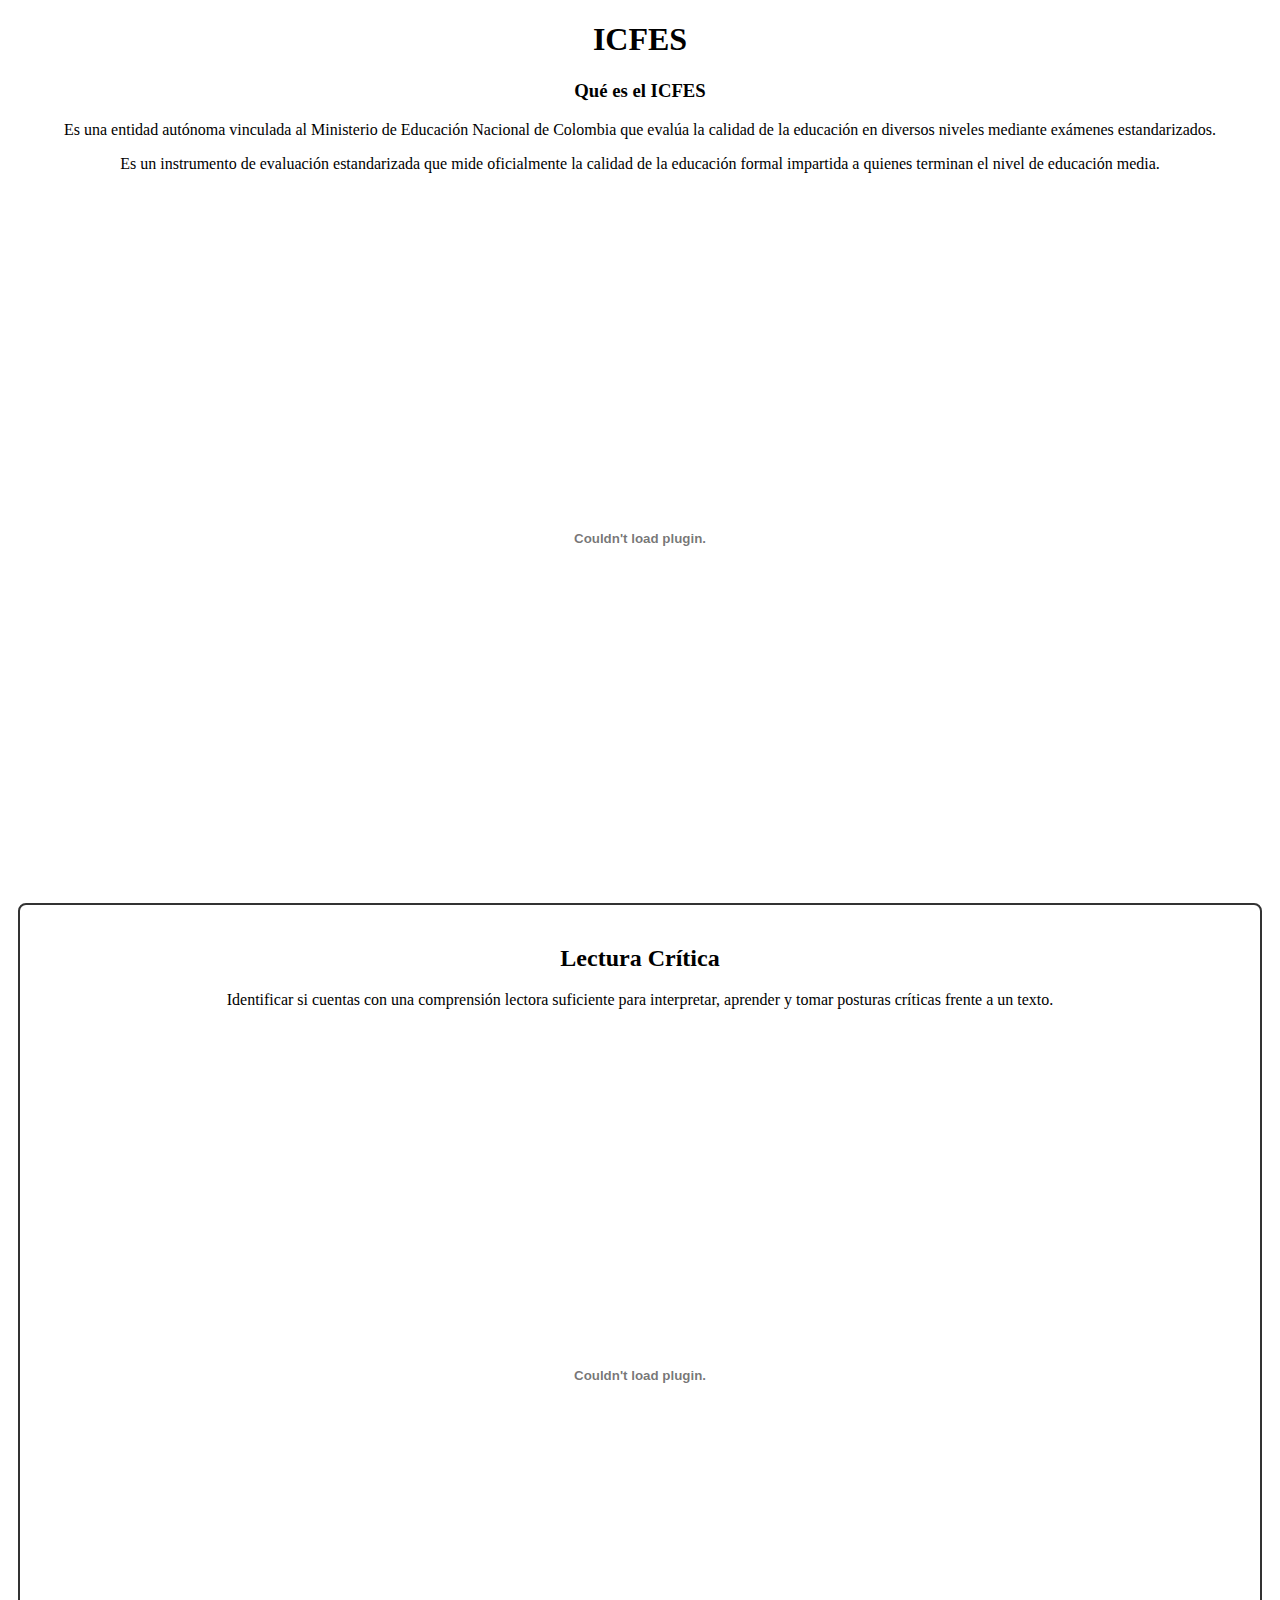
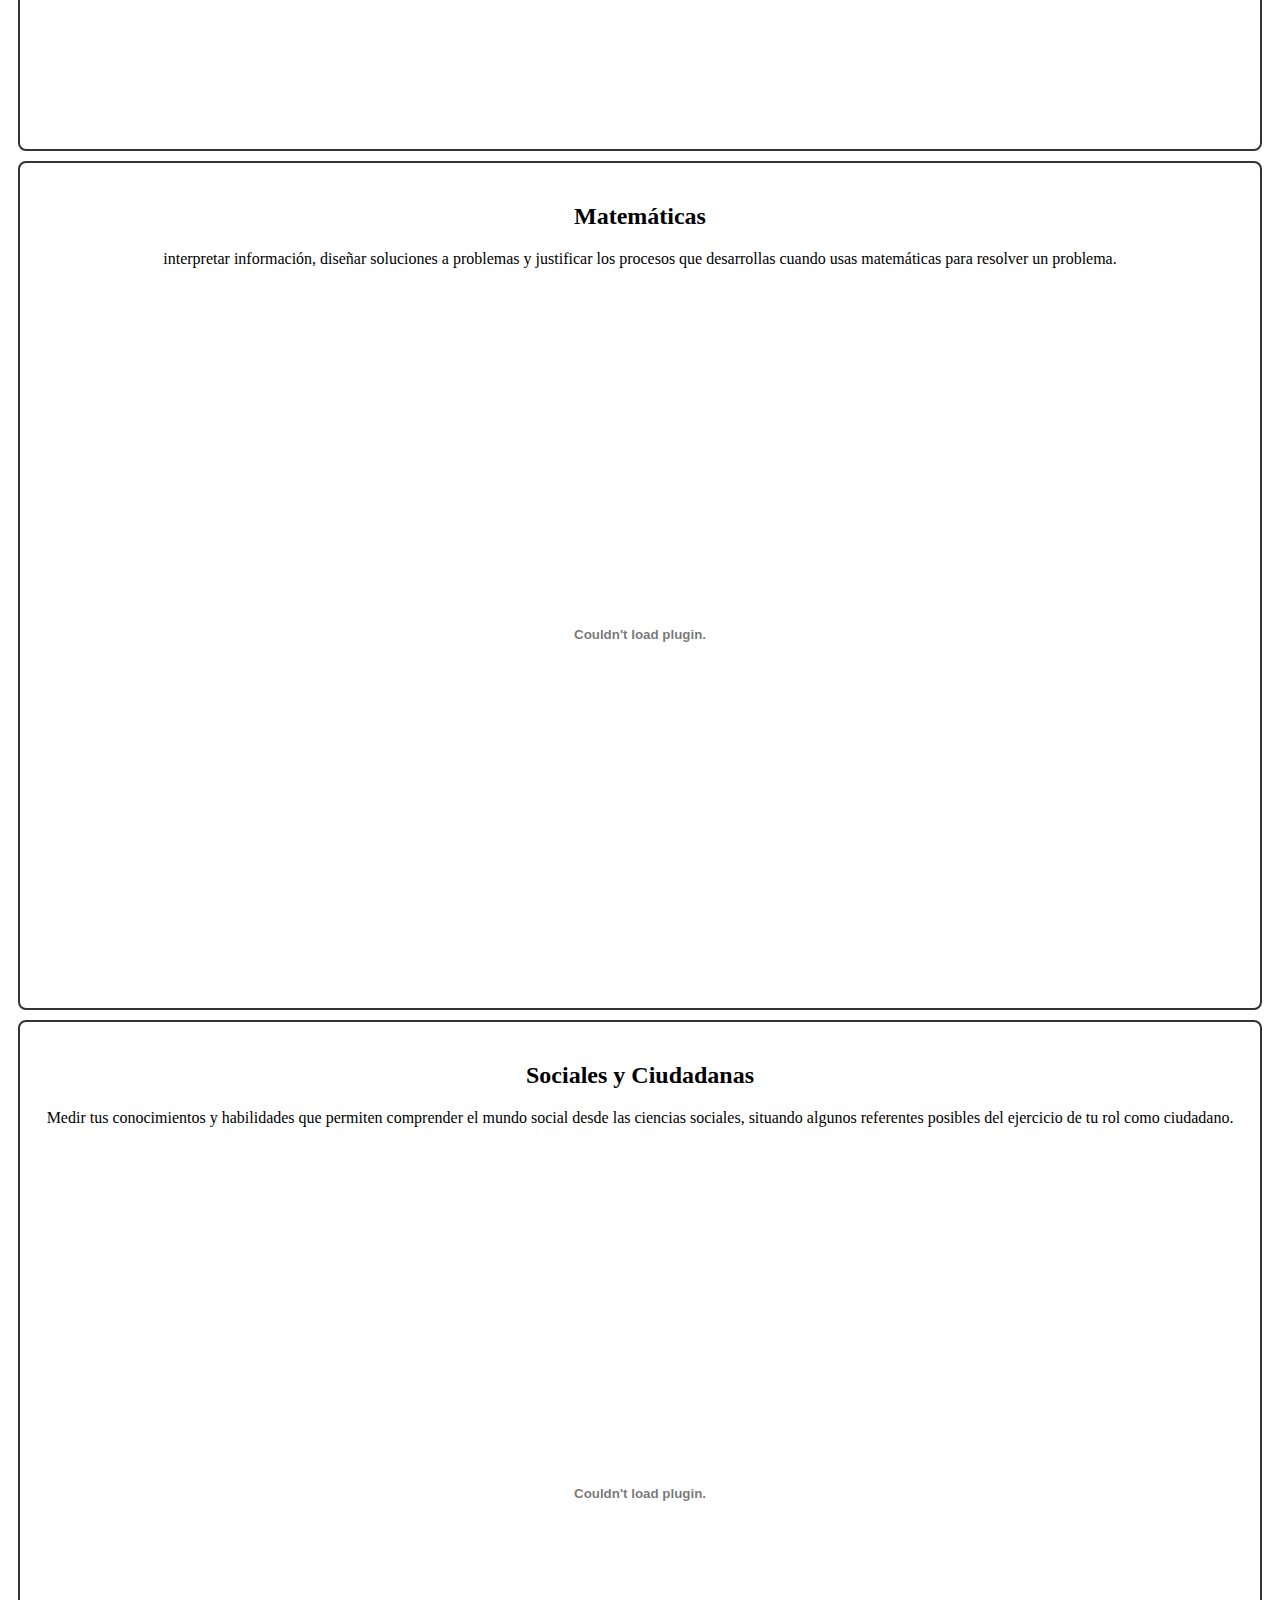
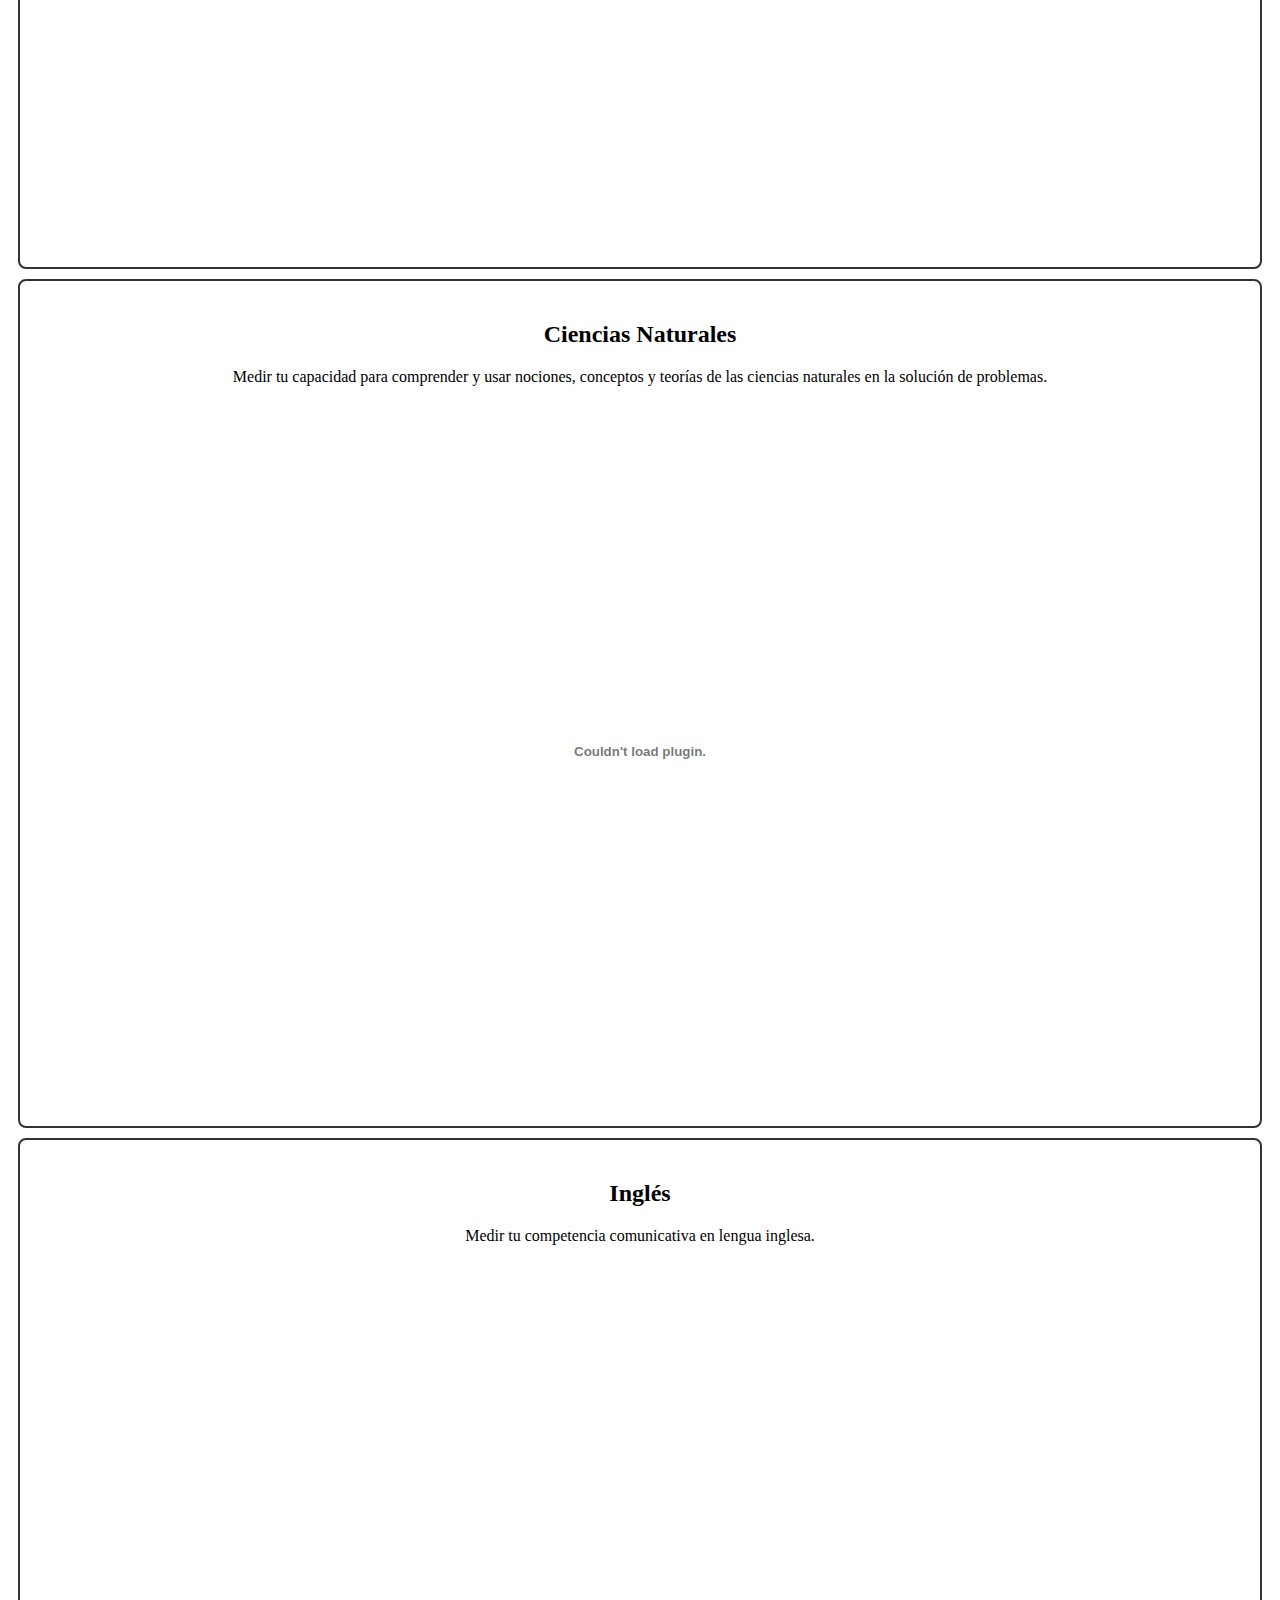
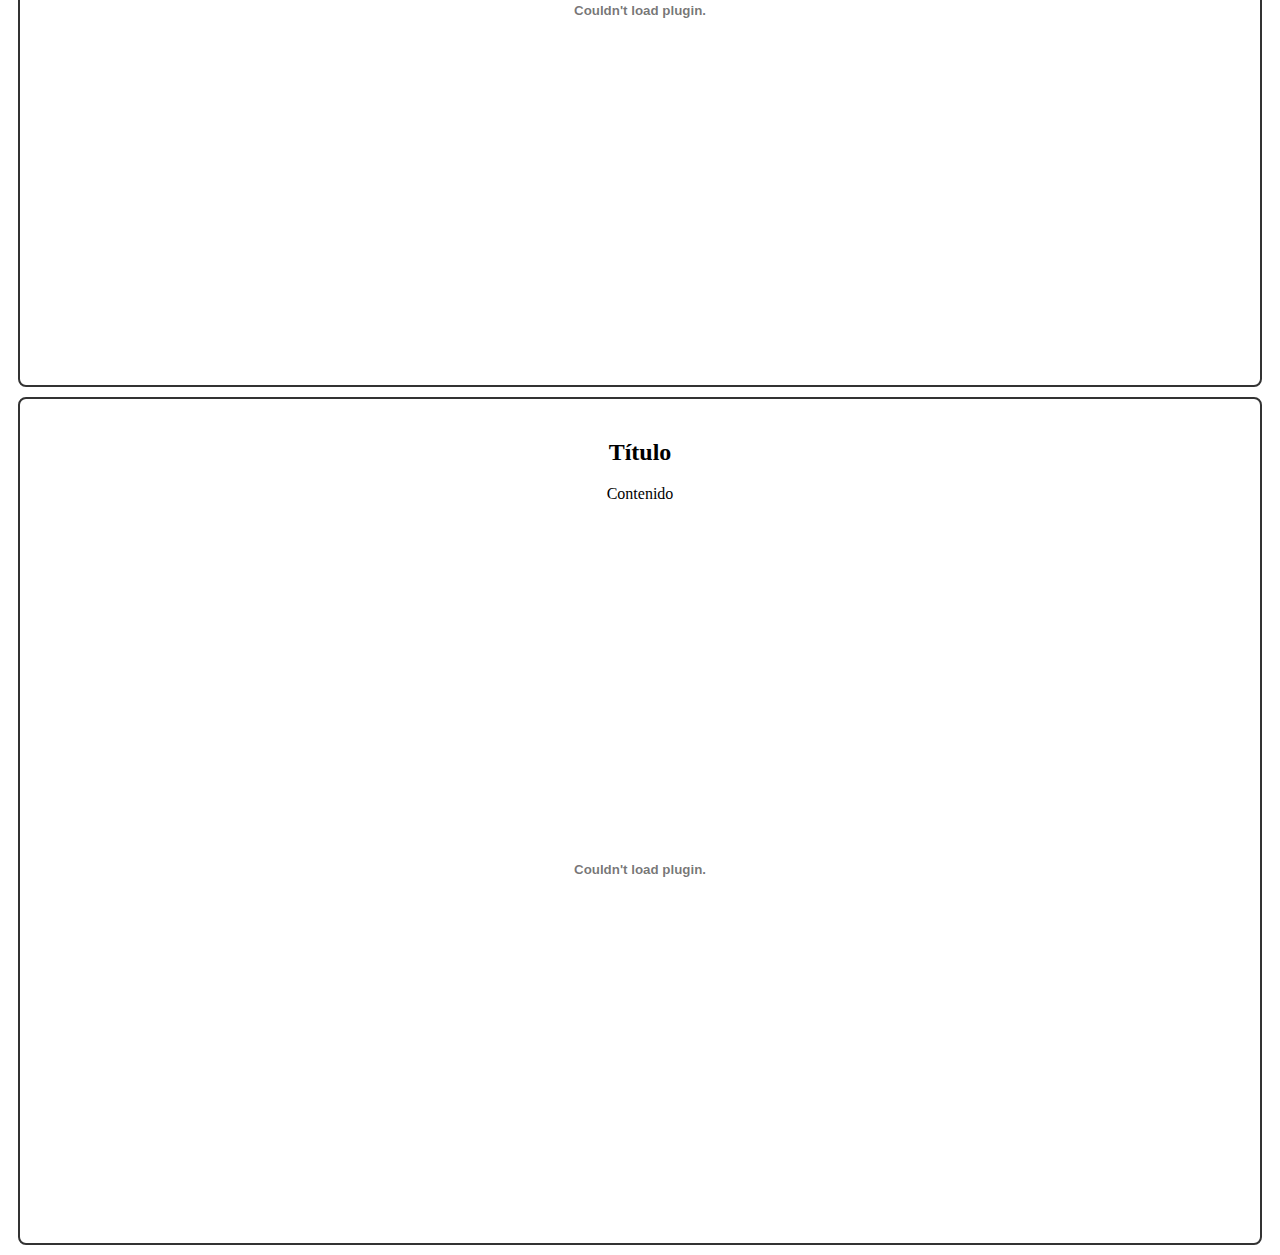
<file: index.html>
<!DOCTYPE html>
<html lang="en">
<head>
    <meta charset="UTF-8">
    <meta name="viewport" content="width=device-width, initial-scale=1.0">
    <title>ICFES</title>
    <link rel="stylesheet" href="style.css">
</head>
<body>
    <h1>ICFES</h1>

    <h3>Qué es el ICFES</h3>
    <p>Es una entidad autónoma vinculada al Ministerio de Educación Nacional de Colombia que evalúa la calidad de la educación en diversos niveles mediante exámenes estandarizados.</p>
    <p>Es un instrumento de evaluación estandarizada que mide oficialmente la calidad de la educación formal impartida a quienes terminan el nivel de educación media.</p>

    <object data="http://icfes.acendra.com.co/wp-content/uploads/2024/12/00_INFOGRAFIA_SABER_11.pdf" type="application/pdf" width="100%" height="700px"></object>

    <div class="mi-contenedor">
        <h2>Lectura Crítica</h2>
        <p>Identificar si cuentas con una comprensión lectora suficiente para interpretar, aprender y tomar posturas críticas frente a un texto.</p>

        <object data="http://icfes.acendra.com.co/wp-content/uploads/2024/12/01_INFOGRAFIA_LECTURA.pdf" type="application/pdf" width="100%" height="700px"></object>
    </div>

    <div class="mi-contenedor">
        <h2>Matemáticas</h2>
        <p>interpretar información, diseñar soluciones a problemas y justificar los procesos que desarrollas cuando usas matemáticas para resolver un problema.​​</p>

        <object data="http://icfes.acendra.com.co/wp-content/uploads/2024/12/03_INFOGRAFIA_MATEMATICAS.pdf" type="application/pdf" width="100%" height="700px"></object>
    </div>

    <div class="mi-contenedor">
        <h2>Sociales y Ciudadanas</h2>
        <p>Medir tus conocimientos y habilidades que permiten comprender el mundo social desde las ciencias sociales, situando algunos referentes posibles del ejercicio de tu rol como ciudadano.</p>

        <object data="http://icfes.acendra.com.co/wp-content/uploads/2024/12/05_INFOGRAFIA_SOCIALES.pdf" type="application/pdf" width="100%" height="700px"></object>
    </div>

    <div class="mi-contenedor">
        <h2>Ciencias Naturales</h2>
        <p>Medir tu capacidad para comprender y usar nociones, conceptos y teorías de las ciencias naturales en la solución de problemas.</p>

        <object data="http://icfes.acendra.com.co/wp-content/uploads/2024/12/07_INFOGRAFIA_CIENCIAS.pdf" type="application/pdf" width="100%" height="700px"></object>
    </div>

    <div class="mi-contenedor">
        <h2>Inglés</h2>
        <p>Medir tu competencia comunicativa en lengua inglesa.​</p>

        <object data="http://icfes.acendra.com.co/wp-content/uploads/2024/12/09_INFOGRAFIA_INGLES.pdf" type="application/pdf" width="100%" height="700px"></object>
    </div>

    <div class="mi-contenedor">
        <h2>Título</h2>
        <p>Contenido</p>

        <object data="" type="application/pdf" width="100%" height="700px"></object>
    </div>

</body>
</html>
</file>
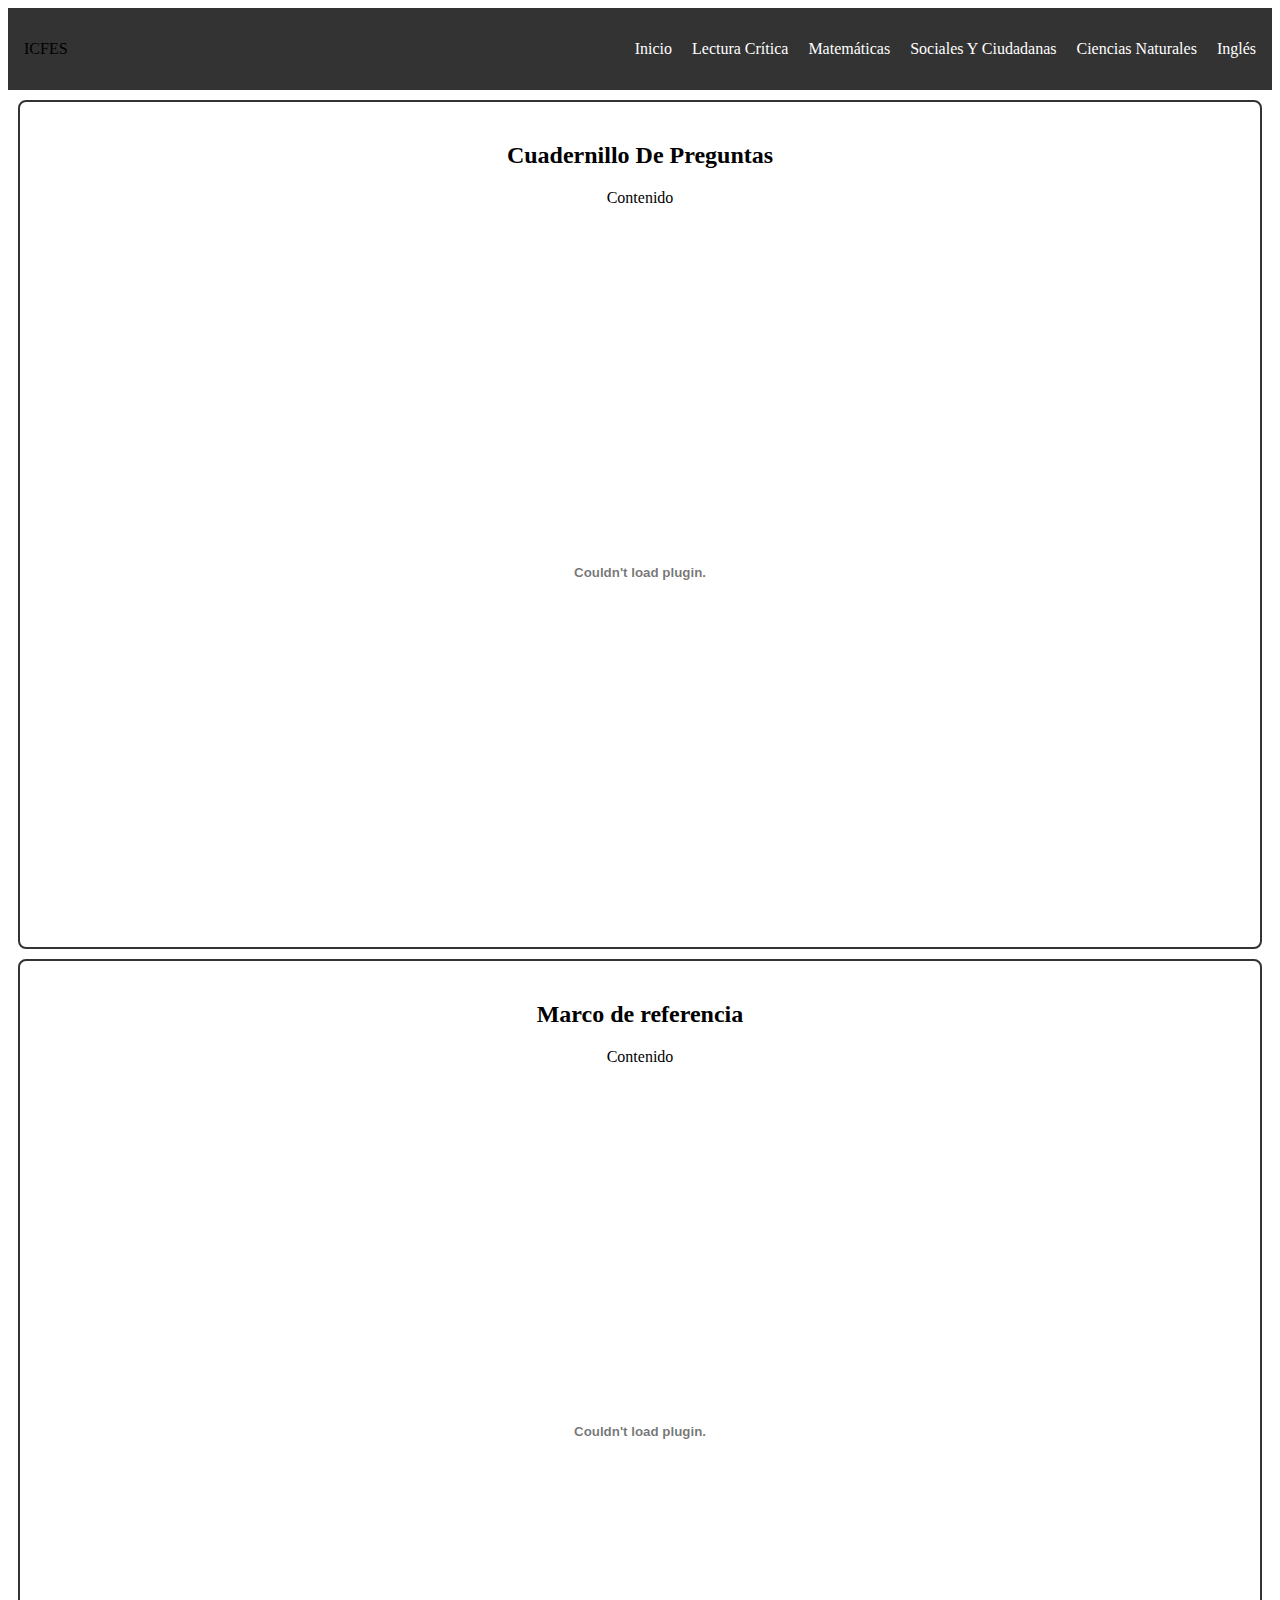
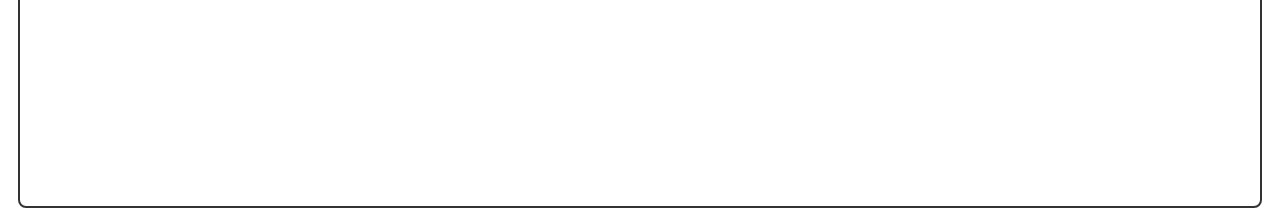
<file: Ingles/Ingles.html>
<!DOCTYPE html>
<html lang="en">
<head>
    <meta charset="UTF-8">
    <meta name="viewport" content="width=device-width, initial-scale=1.0">
    <title>ICFES</title>
    <style>
        h1, h2, h3, h4, h5, p {
            text-align: center;
        }

        .mi-contenedor {
            border: 2px solid #333; /* Grosor, estilo (sólido) y color */
            padding: 20px;          /* Espacio entre el borde y el texto */
            margin: 10px;           /* Espacio por fuera del borde */
            border-radius: 8px;     /* Opcional: bordes redondeados */
        }

        .navbar {
            display: flex;
            justify-content: space-between; /* Separa el logo de los enlaces */
            align-items: center;
            background-color: #333;
            padding: 1rem;
        }

        .nav-links {
            display: flex;
            list-style: none; /* Quita los puntos de la lista */
        }

        .nav-links li {
            margin-left: 20px;
        }

        .nav-links a {
            color: white;
            text-decoration: none; /* Quita el subrayado */
        }
    </style>
</head>
<body>
    <nav class="navbar">
        <div class="logo">ICFES</div>
        <ul class="nav-links">
            <li><a href="../index.html">Inicio</a></li>
            <li><a href="../LecturaCritica/LecturaCritica.html">Lectura Crítica</a></li>
            <li><a href="../Matematicas/Matematicas.html">Matemáticas</a></li>
            <li><a href="../SocialesCiudadanas/SocialesCiudadanas.html">Sociales Y Ciudadanas</a></li>
            <li><a href="../Naturales/Naturales.html">Ciencias Naturales</a></li>
            <li><a href="../Ingles/Ingles.html">Inglés</a></li>
        </ul>
    </nav>

    <div class="mi-contenedor">
        <h2>Cuadernillo De Preguntas</h2>
        <p>Contenido</p>

        <object data="16-octubre-cuadernillo-ingles-saber-11-2024.pdf" type="application/pdf" width="100%" height="700px"></object>
    </div>

    <div class="mi-contenedor">
        <h2>Marco de referencia</h2>
        <p>Contenido</p>

        <object data="10_MARCO_INGLES.pdf" type="application/pdf" width="100%" height="700px"></object>
    </div>
</body>
</html>
</file>
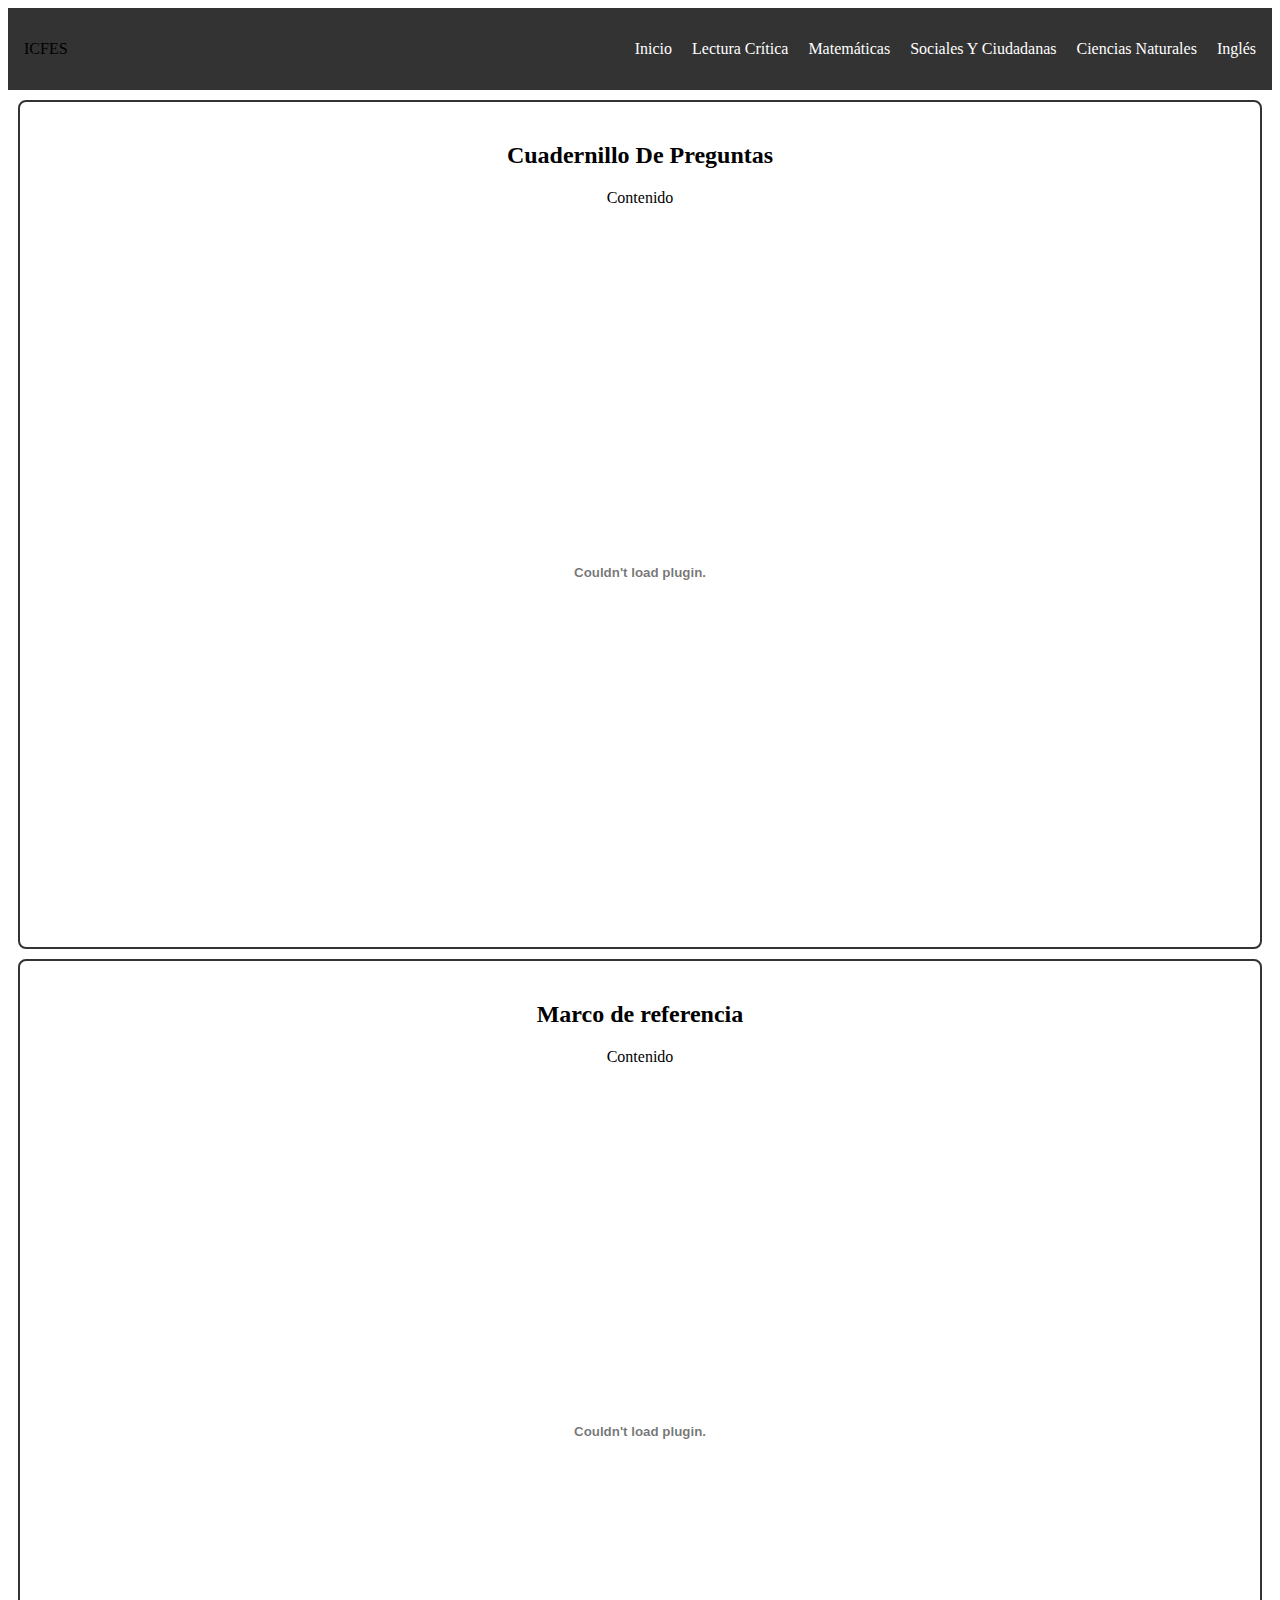
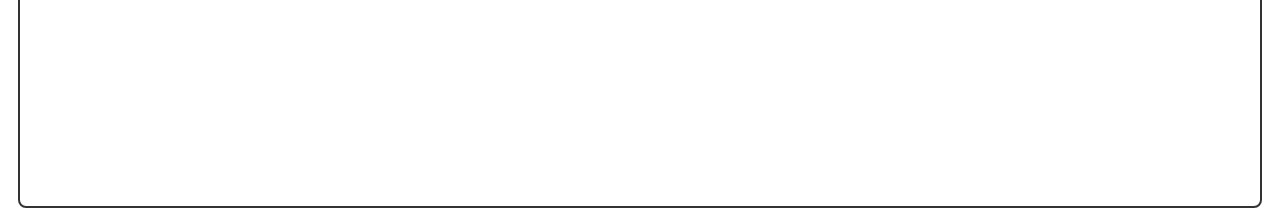
<file: LecturaCritica/LecturaCritica.html>
<!DOCTYPE html>
<html lang="en">
<head>
    <meta charset="UTF-8">
    <meta name="viewport" content="width=device-width, initial-scale=1.0">
    <title>ICFES</title>
    <style>
        h1, h2, h3, h4, h5, p {
            text-align: center;
        }

        .mi-contenedor {
            border: 2px solid #333; /* Grosor, estilo (sólido) y color */
            padding: 20px;          /* Espacio entre el borde y el texto */
            margin: 10px;           /* Espacio por fuera del borde */
            border-radius: 8px;     /* Opcional: bordes redondeados */
        }

        .navbar {
            display: flex;
            justify-content: space-between; /* Separa el logo de los enlaces */
            align-items: center;
            background-color: #333;
            padding: 1rem;
        }

        .nav-links {
            display: flex;
            list-style: none; /* Quita los puntos de la lista */
        }

        .nav-links li {
            margin-left: 20px;
        }

        .nav-links a {
            color: white;
            text-decoration: none; /* Quita el subrayado */
        }
    </style>
</head>
<body>
    <nav class="navbar">
        <div class="logo">ICFES</div>
        <ul class="nav-links">
            <li><a href="../index.html">Inicio</a></li>
            <li><a href="../LecturaCritica/LecturaCritica.html">Lectura Crítica</a></li>
            <li><a href="../Matematicas/Matematicas.html">Matemáticas</a></li>
            <li><a href="../SocialesCiudadanas/SocialesCiudadanas.html">Sociales Y Ciudadanas</a></li>
            <li><a href="../Naturales/Naturales.html">Ciencias Naturales</a></li>
            <li><a href="../Ingles/Ingles.html">Inglés</a></li>
        </ul>
    </nav>

    <div class="mi-contenedor">
        <h2>Cuadernillo De Preguntas</h2>
        <p>Contenido</p>

        <object data="02_PRACTICA_LECTURA.pdf" type="application/pdf" width="100%" height="700px"></object>
    </div>

    <div class="mi-contenedor">
        <h2>Marco de referencia</h2>
        <p>Contenido</p>

        <object data="02_MARCO_LECTURA.pdf" type="application/pdf" width="100%" height="700px"></object>
    </div>
</body>
</html>
</file>
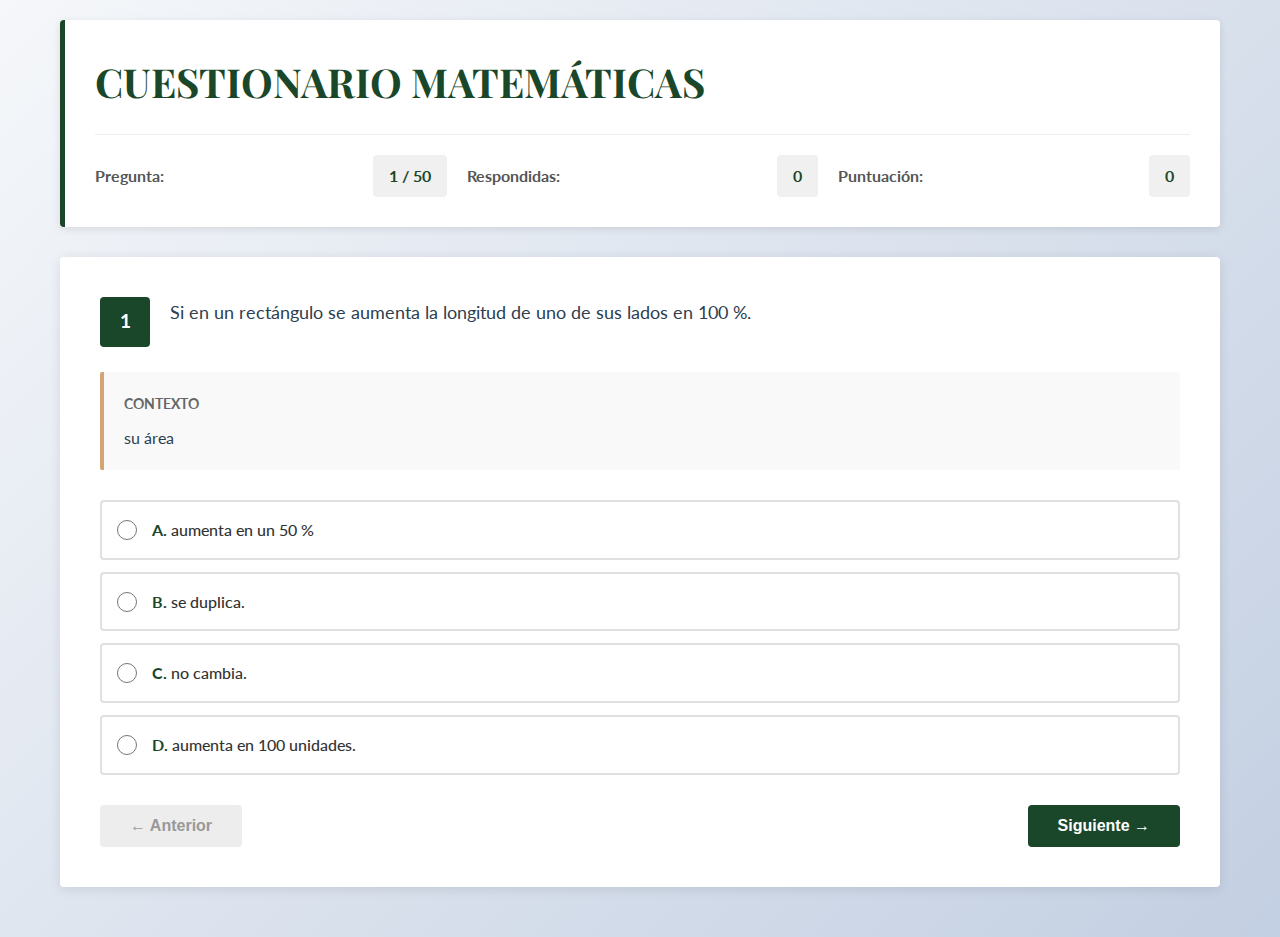
<file: Matematicas/cuestionarioMatematicas.html>
<!DOCTYPE html>
<html lang="es">
<head>
    <meta charset="UTF-8">
    <meta name="viewport" content="width=device-width, initial-scale=1.0">
    <title>Cuestionario</title>
    <link href="https://fonts.googleapis.com/css2?family=Lato:wght@400;700;900&family=Playfair+Display:wght@700&display=swap" rel="stylesheet">
    
    <style>
        * {
            margin: 0;
            padding: 0;
            box-sizing: border-box;
        }

        body {
            font-family: 'Lato', sans-serif;
            background: linear-gradient(135deg, #f5f7fa 0%, #c3cfe2 100%);
            color: #2c3e50;
            line-height: 1.6;
            min-height: 100vh;
        }

        .container {
            max-width: 1200px;
            margin: 0 auto;
            padding: 20px;
        }

        /* ENCABEZADO */
        .header {
            background: white;
            padding: 30px;
            border-radius: 4px;
            box-shadow: 0 2px 8px rgba(0,0,0,0.1);
            margin-bottom: 30px;
            border-left: 5px solid #1a472a;
        }

        .header h1 {
            font-family: 'Playfair Display', serif;
            color: #1a472a;
            font-size: 2.5em;
            margin-bottom: 10px;
        }

        .header-info {
            display: grid;
            grid-template-columns: repeat(auto-fit, minmax(150px, 1fr));
            gap: 20px;
            margin-top: 20px;
            padding-top: 20px;
            border-top: 1px solid #eee;
        }

        .info-item {
            display: flex;
            justify-content: space-between;
            align-items: center;
        }

        .info-label {
            font-weight: 700;
            color: #555;
        }

        .info-value {
            background: #f0f0f0;
            padding: 8px 16px;
            border-radius: 4px;
            font-weight: 700;
            color: #1a472a;
        }

        /* PREGUNTA */
        .question-section {
            background: white;
            padding: 40px;
            border-radius: 4px;
            box-shadow: 0 2px 12px rgba(0,0,0,0.1);
            margin-bottom: 30px;
        }

        .question-header {
            display: flex;
            align-items: flex-start;
            gap: 20px;
            margin-bottom: 25px;
        }

        .question-number {
            background: #1a472a;
            color: white;
            width: 50px;
            height: 50px;
            display: flex;
            align-items: center;
            justify-content: center;
            border-radius: 4px;
            font-weight: 700;
            font-size: 1.2em;
            flex-shrink: 0;
        }

        .question-text {
            flex: 1;
            font-size: 1.1em;
            font-weight: 400;
            color: #2c3e50;
            line-height: 1.8;
        }

        /* CONTEXTO/ENUNCIADO */
        .question-context {
            background: #f9f9f9;
            padding: 20px;
            border-left: 4px solid #d4a574;
            margin: 20px 0;
            border-radius: 2px;
        }

        .context-label {
            font-weight: 700;
            color: #666;
            font-size: 0.9em;
            margin-bottom: 10px;
            text-transform: uppercase;
        }

        .question-text,
        .context-content {
            white-space: pre-line;
        }

        /* MEDIA (IMÁGENES, GRÁFICOS) */
        .media-container {
            margin: 25px 0;
            text-align: center;
        }

        .media-container img,
        .media-container video,
        .media-container iframe {
            max-width: 100%;
            max-height: 400px;
            border-radius: 4px;
            box-shadow: 0 2px 8px rgba(0,0,0,0.1);
        }

        .media-caption {
            font-size: 0.9em;
            color: #666;
            margin-top: 10px;
            font-style: italic;
        }

        /* OPCIONES DE RESPUESTA */
        .options-container {
            margin: 30px 0;
        }

        .option {
            display: flex;
            gap: 15px;
            padding: 15px;
            margin-bottom: 12px;
            border: 2px solid #e0e0e0;
            border-radius: 4px;
            cursor: pointer;
            transition: all 0.3s ease;
            background: white;
        }

        .option:hover {
            border-color: #1a472a;
            background: #f9faf9;
        }

        .option input[type="radio"] {
            width: 20px;
            height: 20px;
            margin-top: 3px;
            cursor: pointer;
            flex-shrink: 0;
            accent-color: #1a472a;
        }

        .option-label {
            flex: 1;
            cursor: pointer;
            user-select: none;
            font-weight: 500;
        }

        .option-letter {
            font-weight: 700;
            color: #1a472a;
            min-width: 30px;
        }

        .option-text {
            color: #333;
        }

        .option.selected {
            border-color: #1a472a;
            background: #f0f5f3;
        }

        /* BOTONES */
        .button-group {
            display: flex;
            gap: 15px;
            margin-top: 30px;
            justify-content: space-between;
        }

        button {
            padding: 12px 30px;
            font-size: 1em;
            border: none;
            border-radius: 4px;
            cursor: pointer;
            font-weight: 700;
            transition: all 0.3s ease;
        }

        .btn-primary {
            background: #1a472a;
            color: white;
        }

        .btn-primary:hover {
            background: #0f2817;
            transform: translateY(-2px);
            box-shadow: 0 4px 12px rgba(26, 71, 42, 0.3);
        }

        .btn-secondary {
            background: #ddd;
            color: #333;
        }

        .btn-secondary:hover {
            background: #ccc;
        }

        .btn-secondary:disabled {
            opacity: 0.5;
            cursor: not-allowed;
        }

        /* RESULTADO */
        .result-container {
            background: white;
            padding: 40px;
            border-radius: 4px;
            box-shadow: 0 2px 12px rgba(0,0,0,0.1);
            text-align: center;
            margin-bottom: 30px;
        }

        .result-correct {
            border-top: 5px solid #27ae60;
        }

        .result-incorrect {
            border-top: 5px solid #e74c3c;
        }

        .result-icon {
            font-size: 3em;
            margin-bottom: 20px;
        }

        .result-message {
            font-size: 1.3em;
            font-weight: 700;
            margin-bottom: 15px;
        }

        .result-correct .result-message {
            color: #27ae60;
        }

        .result-incorrect .result-message {
            color: #e74c3c;
        }

        .result-explanation {
            background: #f9f9f9;
            padding: 20px;
            border-radius: 4px;
            margin: 20px 0;
            text-align: left;
            border-left: 4px solid #d4a574;
        }

        .result-explanation-title {
            font-weight: 700;
            margin-bottom: 10px;
            color: #333;
        }

        .result-explanation-text {
            color: #555;
            line-height: 1.8;
        }

        /* PANTALLA FINAL */
        .final-screen {
            background: white;
            padding: 60px 40px;
            border-radius: 4px;
            box-shadow: 0 2px 12px rgba(0,0,0,0.1);
            text-align: center;
        }

        .final-title {
            font-family: 'Playfair Display', serif;
            font-size: 2.5em;
            color: #1a472a;
            margin-bottom: 30px;
        }

        .score-display {
            font-size: 4em;
            font-weight: 900;
            color: #1a472a;
            margin-bottom: 20px;
        }

        .score-subtitle {
            font-size: 1.3em;
            color: #666;
            margin-bottom: 40px;
        }

        .results-summary {
            display: grid;
            grid-template-columns: repeat(3, 1fr);
            gap: 20px;
            margin-bottom: 40px;
        }

        .summary-item {
            background: #f9f9f9;
            padding: 20px;
            border-radius: 4px;
            border-left: 4px solid #1a472a;
        }

        .summary-number {
            font-size: 2em;
            font-weight: 900;
            color: #1a472a;
        }

        .summary-label {
            color: #666;
            font-size: 0.9em;
            margin-top: 5px;
        }

        .percentile {
            background: linear-gradient(135deg, #1a472a 0%, #2d7a4f 100%);
            color: white;
            padding: 30px;
            border-radius: 4px;
            margin-bottom: 30px;
        }

        .percentile-label {
            font-size: 0.9em;
            opacity: 0.9;
            margin-bottom: 10px;
        }

        .percentile-number {
            font-size: 3em;
            font-weight: 900;
        }

        /* RESPONSIVE */
        @media (max-width: 768px) {
            .header h1 {
                font-size: 1.8em;
            }

            .question-section {
                padding: 20px;
            }

            .results-summary {
                grid-template-columns: 1fr;
            }

            .header-info {
                grid-template-columns: 1fr;
            }

            .button-group {
                flex-direction: column;
            }

            button {
                width: 100%;
            }
        }

        /* ANIMACIONES */
        @keyframes slideIn {
            from {
                opacity: 0;
                transform: translateY(20px);
            }
            to {
                opacity: 1;
                transform: translateY(0);
            }
        }

        .question-section {
            animation: slideIn 0.5s ease;
        }

        .option {
            animation: slideIn 0.5s ease;
            animation-fill-mode: both;
        }

        .option:nth-child(1) { animation-delay: 0.1s; }
        .option:nth-child(2) { animation-delay: 0.2s; }
        .option:nth-child(3) { animation-delay: 0.3s; }
        .option:nth-child(4) { animation-delay: 0.4s; }

        .big-option-img {
            display: block;      /* para poder centrar */
            width: 300px;        /* ajusta el tamaño deseado */
            height: auto;        /* mantiene proporción */
            margin: 10px auto;   /* centrado horizontal y espacio arriba/abajo */
        }
    </style>
</head>
<body>
    <div class="container">
        <!-- ENCABEZADO SIMPLIFICADO -->
        <div class="header">
            <h1>CUESTIONARIO MATEMÁTICAS</h1>
            <div class="header-info">
                <div class="info-item">
                    <span class="info-label">Pregunta:</span>
                    <span class="info-value"><span id="currentQuestion">1</span> / <span id="totalQuestions">10</span></span>
                </div>
                <div class="info-item">
                    <span class="info-label">Respondidas:</span>
                    <span class="info-value" id="answered">0</span>
                </div>
                <div class="info-item">
                    <span class="info-label">Puntuación:</span>
                    <span class="info-value" id="score">0</span>
                </div>
            </div>
        </div>

        <!-- CONTENEDOR DE PREGUNTAS -->
        <div id="questionContainer"></div>

        <!-- PANTALLA FINAL -->
        <div id="finalScreen"></div>
    </div>

    <script>
        // ============================================
        // BASE DE DATOS DE PREGUNTAS TIPO ICFES
        // ============================================
        const preguntas = [
            {
                id: 1,
                numero: 1,
                contexto: `Un usuario que desea ir de E1 a E10 en el menor tiempo, determinó, con base en la figura,
que la ruta que más le convenía tomar era R2 y estimó el tiempo que tardaría viajando en
el bus así:

I. Contó la cantidad de tramos entre estaciones consecutivas que había en su recorrido: 10.
II. Multiplicó el número obtenido en I (10) por la cantidad de minutos (4) que tardará entre
dos estaciones consecutivas: 40 minutos.
III. Al resultado anterior le sumó 30 segundos por la parada que hará en E6: 40,5 minutos.

Este procedimiento es incorrecto en el(los) paso(s)`,
                contextMedia: { tipo: "imagen", url: "Figs/fig.png" }, // Puede ser {tipo: "imagen", url: "...", caption: "..."} o {tipo: "video", url: "..."}
                pregunta: `Un sistema de transporte masivo tiene varias estaciones (E1, E2,…) sobre una avenida. En
condiciones normales, entre dos estaciones consecutivas, un bus se demora 4 minutos y en
cada parada, 30 segundos. En la figura, los círculos sombreados representan las paradas
de cada ruta (R1, R2,...).`,
                opciones: [
                    { letra: "A", texto: "I solamente." },
                    { letra: "B", texto: "I y II solamente." },
                    { letra: "C", texto: "II solamente." },
                    { letra: "D", texto: "II y III solamente." }
                ],
                respuestaCorrecta: "A",
                explicacion: "",
                media: null
            },

            {
                id: 2,
                numero: 2,
                contexto: "La afirmación de su amigo es",
                contextMedia: null,
                pregunta: `Una persona que vive en Colombia tiene inversiones en dólares en Estados Unidos, y sabe
que la tasa de cambio del dólar respecto al peso colombiano se mantendrá constante este
mes, siendo 1 dólar equivalente a 2.000 pesos colombianos y que su inversión, en dólares,
le dará ganancias del 3 % en el mismo periodo. Un amigo le asegura que en pesos sus
ganancias también serán del 3 %.`,
                opciones: [
                    { letra: "A", texto: "correcta, pues, sin importar las variaciones en la tasa de cambio, la proporción en que aumenta la inversión en dólares es la misma que en pesos." },
                    { letra: "B", texto: "incorrecta, pues debería conocerse el valor exacto de la inversión para poder calcular la cantidad de dinero que ganará." },
                    { letra: "C", texto: "correcta, pues el 3 % representa una proporción fija en cualquiera de las dos monedas, puesto que la tasa de cambio permanecerá constante." },
                    { letra: "D", texto: "incorrecta, pues el 3 % representa un incremento, que será mayor en pesos colombianos, pues en esta moneda cada dólar representa un valor 2.000 veces mayor." }
                ],
                respuestaCorrecta: "C",
                explicacion: "",
                media: null
            },

            {
                id: 3,
                numero: 3,
                contexto: "Con el fin de que todos los estudiantes asistan y paguen el menor precio, las directivas eligieron las franjas 1, 3 y 4. ¿Esta elección garantiza que asistan todos los estudiantes al menor precio posible?",
                contextMedia: { tipo: "imagen", url: "Figs/fig1.png" },
                pregunta: "Las directivas de un colegio tienen que organizar un viaje a un museo con 140 estudiantes, quienes deben dividirse en 3 grupos. Cada grupo irá en una franja diferente, pero el costo total de las entradas se asumirá equitativamente por los estudiantes. En la tabla se muestran los horarios disponibles, la máxima cantidad de estudiantes y los precios respectivos de cada horario.",
                opciones: [
                    { letra: "A", texto: "Sí, porque esas franjas suman exactamente 140 estudiantes." },
                    { letra: "B", texto: "No, porque es posible obtener un precio menor eligiendo la franja 2 en lugar de la franja 3." },
                    { letra: "C", texto: "Sí, porque se incluyó la franja 1 que es la de menor precio por estudiante." },
                    { letra: "D", texto: "No, porque los estudiantes que van en la franja 3 pagan más." }
                ],
                respuestaCorrecta: "B",
                explicacion: "",
                media: null
            },

                        {
                id: 4,
                numero: 4,
                contexto: "La empresa pagará $4.200.000 por capacitar a los trabajadores de la dependencia “Insumos” en el módulo I; esto quiere decir que la dependencia tiene entre",
                contextMedia: { tipo: "imagen", url: "Figs/fig2.png" },
                pregunta: "Para capacitar en informática básica a los trabajadores de algunas dependencias de una empresa, se contrata una institución que ofrece un plan educativo de 4 módulos (ver tabla).",
                opciones: [
                    { letra: "A", texto: "20 y 30 trabajadores." },
                    { letra: "B", texto: "41 y 60 trabajadores." },
                    { letra: "C", texto: "61 y 90 trabajadores." },
                    { letra: "D", texto: "80 y 120 trabajadores." }
                ],
                respuestaCorrecta: "C",
                explicacion: "",
                media: null
            },

            {
                id: 5,
                numero: 5,
                contexto: "Si se les cobrara a los 50 trabajadores de la dependencia “Recursos Humanos” la capacitación del módulo II, y todos pagaran el mismo valor, ¿cuánto debería pagar cada uno por esa capacitación?",
                contextMedia: { tipo: "imagen", url: "Figs/fig2.png" },
                pregunta: "Para capacitar en informática básica a los trabajadores de algunas dependencias de una empresa, se contrata una institución que ofrece un plan educativo de 4 módulos (ver tabla).",
                opciones: [
                    { letra: "A", texto: "$18.000" },
                    { letra: "B", texto: "$36.000" },
                    { letra: "C", texto: "$450.000" },
                    { letra: "D", texto: "$900.000" }
                ],
                respuestaCorrecta: "B",
                explicacion: "",
                media: null
            },

            {
                id: 6,
                numero: 6,
                contexto: "La empresa paga $900.000 por la capacitación de los 40 funcionarios de la dependencia “Importaciones”. De acuerdo con el valor pagado, la capacitación corresponde al módulo",
                contextMedia: { tipo: "imagen", url: "Figs/fig2.png" },
                pregunta: "Para capacitar en informática básica a los trabajadores de algunas dependencias de una empresa, se contrata una institución que ofrece un plan educativo de 4 módulos (ver tabla).",
                opciones: [
                    { letra: "A", texto: "I." },
                    { letra: "B", texto: "II." },
                    { letra: "C", texto: "III." },
                    { letra: "D", texto: "IV." }
                ],
                respuestaCorrecta: "D",
                explicacion: "",
                media: null
            },

            {
                id: 7,
                numero: 7,
                contexto: "La figura muestra el portalápices de Eliécer. Él sabe que es posible colocar un caucho de 18 cm de perímetro alrededor de la base sin estirarlo, pero a medida que sube el caucho por el portalápices, este se estira hasta que, en la boca del portalápices, su perímetro es 24 cm.",
                contextMedia: { tipo: "imagen", url: "Figs/fig3.png" },
                pregunta: "El portalápices tiene base y boca cuadrada, por lo cual Eliécer afirma: “Como los perímetros de la base y la boca del portalápices están en relación <sup>18</sup>/<sub>24</sub> = <sup>3</sup>/<sub>4</sub>, el área de la base debe ser también tres cuartas partes del área de la boca del portalápices”. ¿Es verdadera esta afirmación?",
                opciones: [
                    { letra: "A", texto: "No, porque la medición se realiza con el mismo caucho y, por tanto, las áreas de labase y la boca deben ser iguales." },
                    { letra: "B", texto: "Sí, porque el caucho se estira dependiendo del área que encierre, por lo que las relaciones de las áreas y los perímetros son iguales." },
                    { letra: "C", texto: "No, porque la relación obtenida se cumple para las longitudes de los lados, pero al calcular las áreas, la razón obtenida se eleva al cuadrado." },
                    { letra: "D", texto: "Sí, porque como las figuras son semejantes, todas sus medidas deben tener la misma razón que los perímetros." }
                ],
                respuestaCorrecta: "C",
                explicacion: "",
                media: null
            },

            {
                id: 8,
                numero: 8,
                contexto: "¿cuál de las siguientes expresiones les permite determinar la temperatura que habrá cuando se encuentren a 4.000 m de altitud?",
                contextMedia: null,
                pregunta: "Un grupo de montañistas sabe que cada vez que aumenta la altitud en 100 m, la temperatura disminuye en 1 °C. Si el grupo se encuentra a una altitud de 1.000 m, donde la temperatura es de 20 °C.",
                opciones: [
                    { letra: "A", texto: "Temperatura = (<sup>Altitud</sup>/<sub>100</sub>) + 10" },
                    { letra: "B", texto: "Temperatura = – Altitud × 100 + 30" },
                    { letra: "C", texto: "Temperatura = -(<sup>Altitud</sup>/<sub>100</sub>) + 30" },
                    { letra: "D", texto: "Temperatura = Altitud × 100 + 10" }
                ],
                respuestaCorrecta: "C",
                explicacion: "",
                media: null
            },

            {
                id: 9,
                numero: 9,
                contexto: "Una persona afirma que para el comerciante es más rentable vender 6 toneladas de mango en la ciudad Z que en la ciudad W. La afirmación de esta persona es correcta, porque",
                contextMedia: { tipo: "imagen", url: "Figs/fig4.png" },
                pregunta: "Para transportar mango y banano desde un pueblo cercano a dos ciudades, W y Z, un comerciante utiliza tres (3) camiones con capacidad de 5 toneladas cada uno; por cada camión contrata dos trabajadores en cada viaje. El comerciante compra a $400.000 la tonelada de banano y a $500.000, la de mango. En la tabla se muestra el precio de venta por tonelada de cada producto y los gastos de transporte y de trabajadores para cada ciudad.",
                opciones: [
                    { letra: "A", texto: "el dinero recibido en la venta del producto en la ciudad Z es mayor que el recibido en la ciudad W." },
                    { letra: "B", texto: "la diferencia entre el precio de venta por tonelada es mayor que la diferencia entre el costo de transporte por camión." },
                    { letra: "C", texto: "la diferencia entre las ventas totales en cada ciudad es mayor que la diferencia entre los gastos totales." },
                    { letra: "D", texto: "el dinero total gastado en empleados y transporte es mayor en la ciudad W que en la ciudad Z." }
                ],
                respuestaCorrecta: "C",
                explicacion: "",
                media: null
            },

            {
                id: 10,
                numero: 10,
                contexto: `Los tres (3) camiones se cargan con 5 toneladas de banano cada uno para venderse en la
ciudad W.

El comerciante necesita conocer la ganancia al hacer este negocio, ejecutando el siguiente
procedimiento:

Paso 1. Halla el número de toneladas de banano que hay en los 3 camiones.
Paso 2. Halla la diferencia entre el precio de venta de una tonelada de banano en la ciudad
 W y el precio de compra.
Paso 3. Multiplica los valores hallados en los pasos 1 y 2.
Paso 4. Encuentra los costos totales de transporte y le suma el pago total de los trabajadores
 en los tres viajes.
Paso 5. Halla la diferencia entre el valor obtenido en el paso 3 y el paso 4.

¿Cuál es la ganancia que obtiene el comerciante?`,
                contextMedia: { tipo: "imagen", url: "Figs/fig4.png" },
                pregunta: "Para transportar mango y banano desde un pueblo cercano a dos ciudades, W y Z, un comerciante utiliza tres (3) camiones con capacidad de 5 toneladas cada uno; por cada camión contrata dos trabajadores en cada viaje. El comerciante compra a $400.000 la tonelada de banano y a $500.000, la de mango. En la tabla se muestra el precio de venta por tonelada de cada producto y los gastos de transporte y de trabajadores para cada ciudad.",
                opciones: [
                    { letra: "A", texto: "$5.670.000" },
                    { letra: "B", texto: "$5.970.000" },
                    { letra: "C", texto: "$7.470.000" },
                    { letra: "D", texto: "$8.010.000" }
                ],
                respuestaCorrecta: "C",
                explicacion: "",
                media: null
            },

            {
                id: 11,
                numero: 11,
                contexto: `Para diciembre, el comerciante decidió que por cada 5 toneladas del producto transportado
en camión y vendido en alguna de las ciudades, cada uno de los dos empleados necesarios
por camión recibirá un bono de 0,3 % del dinero recibido en la venta de esas 5 toneladas.
En ese mes, dos empleados transportaron y vendieron 47 toneladas de mango a la ciudad W.
Para hallar el bono recibido por cada uno de ellos, se ejecutó el siguiente procedimiento:

Paso 1. Se dividió el número de toneladas vendidas entre 5 y se halló su residuo.
Paso 2. Se restó del número de toneladas vendidas, el valor obtenido en el paso 1.
Paso 3. Se multiplicó el valor obtenido en el paso 2 por el valor de venta de la tonelada del
 producto.
Paso 4. Al valor obtenido en el paso 3, se le sacó el 0,3 %.

El bono recibido por cada empleado fue, aproximadamente, de`,
                contextMedia: { tipo: "imagen", url: "Figs/fig4.png" },
                pregunta: "Para transportar mango y banano desde un pueblo cercano a dos ciudades, W y Z, un comerciante utiliza tres (3) camiones con capacidad de 5 toneladas cada uno; por cada camión contrata dos trabajadores en cada viaje. El comerciante compra a $400.000 la tonelada de banano y a $500.000, la de mango. En la tabla se muestra el precio de venta por tonelada de cada producto y los gastos de transporte y de trabajadores para cada ciudad.",
                opciones: [
                    { letra: "A", texto: "526.000 pesos." },
                    { letra: "B", texto: "175.000 pesos." },
                    { letra: "C", texto: "148.000 pesos." },
                    { letra: "D", texto: "87.000 pesos." }
                ],
                respuestaCorrecta: "B",
                explicacion: "",
                media: null
            },

            {
                id: 12,
                numero: 12,
                contexto: "Si se transportan 7 toneladas de fruta a la ciudad W y 10 toneladas de fruta a la ciudad Z, la gráfica que muestra la relación de costos por ciudad es",
                contextMedia: { tipo: "imagen", url: "Figs/fig4.png" },
                pregunta: "Para transportar mango y banano desde un pueblo cercano a dos ciudades, W y Z, un comerciante utiliza tres (3) camiones con capacidad de 5 toneladas cada uno; por cada camión contrata dos trabajadores en cada viaje. El comerciante compra a $400.000 la tonelada de banano y a $500.000, la de mango. En la tabla se muestra el precio de venta por tonelada de cada producto y los gastos de transporte y de trabajadores para cada ciudad.",
                opciones: [
                    { letra: "A", texto: `<img src="Figs/fig5.png" alt="Opción A" class="big-option-img"` },
                    { letra: "B", texto: `<img src="Figs/fig6.png" alt="Opción B" class="big-option-img"` },
                    { letra: "C", texto: `<img src="Figs/fig7.png" alt="Opción C" class="big-option-img"` },
                    { letra: "D", texto: `<img src="Figs/fig8.png" alt="Opción D" class="big-option-img"` }
                ],
                respuestaCorrecta: "B",
                explicacion: "",
                media: null
            },

            {
                id: 13,
                numero: 13,
                contexto: "Durante enero, el comerciante vendió 100 toneladas de mango y 50 de banano, y contrató 10 trabajadores. Con esta información es posible conocer",
                contextMedia: { tipo: "imagen", url: "Figs/fig4.png" },
                pregunta: "Para transportar mango y banano desde un pueblo cercano a dos ciudades, W y Z, un comerciante utiliza tres (3) camiones con capacidad de 5 toneladas cada uno; por cada camión contrata dos trabajadores en cada viaje. El comerciante compra a $400.000 la tonelada de banano y a $500.000, la de mango. En la tabla se muestra el precio de venta por tonelada de cada producto y los gastos de transporte y de trabajadores para cada ciudad.",
                opciones: [
                    { letra: "A", texto: "la ganancia de los productores." },
                    { letra: "B", texto: "el pago que recibirá cada trabajador en enero." },
                    { letra: "C", texto: "los costos totales del comerciante." },
                    { letra: "D", texto: "el número mínimo de viajes que se realizaron desde el pueblo." }
                ],
                respuestaCorrecta: "D",
                explicacion: "",
                media: null
            },

            {
                id: 14,
                numero: 14,
                contexto: "su área",
                contextMedia: null,
                pregunta: "Si en un rectángulo se aumenta la longitud de uno de sus lados en 100 %.",
                opciones: [
                    { letra: "A", texto: "aumenta en un 50 %" },
                    { letra: "B", texto: "se duplica." },
                    { letra: "C", texto: "no cambia." },
                    { letra: "D", texto: "aumenta en 100 unidades." }
                ],
                respuestaCorrecta: "B",
                explicacion: "",
                media: null
            },

            {
                id: 15,
                numero: 15,
                contexto: "Si se necesita hallar los valores a, b y c que describen la ecuación de la parábola y = ax2 + bx + c, ¿qué información adicional se debe conocer?",
                contextMedia: { tipo: "imagen", url: "Figs/fig9.png" },
                pregunta: "Un asteroide pasa cerca de un planeta y la fuerza gravitacional que este produce afecta la trayectoria del asteroide, de forma que se describe mediante una parábola. Un astrónomo conoce las coordenadas de dos puntos, M y N, por los cuales pasó el asteroide y elaboró esta gráfica.",
                opciones: [
                    { letra: "A", texto: "La coordenada x del vértice de la parábola." },
                    { letra: "B", texto: "Un tercer punto de la parábola que se describe." },
                    { letra: "C", texto: "Si la parábola abre hacia arriba o hacia abajo." },
                    { letra: "D", texto: "Las distancias entre el planeta y los puntos M y N." }
                ],
                respuestaCorrecta: "B",
                explicacion: "",
                media: null
            },

            {
                id: 16,
                numero: 16,
                contexto: "¿Por qué es errónea la afirmación del director?",
                contextMedia: null,
                pregunta: `Una escuela de natación cuenta con un total de 16 estudiantes. Para las clases se usan 2
piscinas con distinta profundidad. Por seguridad, las personas con una estatura inferior a
1,80 m se envían a la piscina menos profunda, y las demás, a la más profunda.

Un día, el director de la escuela escucha que el promedio de estatura de las 16 personas
es 1,70 m e insiste en aumentar la cantidad de alumnos para que el promedio sea 1,80 m,
afirmando que de esta manera se logrará igualar la cantidad de personas en las dos piscinas.`,
                opciones: [
                    { letra: "A", texto: "Porque las 16 personas se encuentran actualmente en la piscina menos profunda. El director de la escuela debe aceptar otros 16 alumnos con una estatura superior a 1,80 m." },
                    { letra: "B", texto: "Porque con el promedio es imposible determinar la cantidad de personas en las piscinas. Es necesario utilizar otras medidas, como la estatura máxima o mínima de las personas, en lugar de esta." },
                    { letra: "C", texto: "Porque incrementar el promedio a 1,80 m es insuficiente. El director de la escuela debe aceptar más estudiantes con una altura de 1,80 m hasta que la cantidad de alumnos sea igual en ambas piscinas." },
                    { letra: "D", texto: "Porque aunque el promedio de estatura de las 16 personas sea inferior a 1,80 m, no significa que la cantidad de personas en las piscinas sea diferente." }
                ],
                respuestaCorrecta: "D",
                explicacion: "",
                media: null
            },

            {
                id: 17,
                numero: 17,
                contexto: "Una de las jugadoras quiere hallar X primero; la forma de hallarlo es resolviendo",
                contextMedia: null,
                pregunta: "En un juego, el animador elige tres números positivos, X, Z y W, y una vez elegidos debe proveerles a los participantes información que permita hallar los números, declarando ganador al jugador que primero los encuentre. En una ocasión, el animador les suministró como pistas a los participantes los valores R = XZ, S = XW y T = ZW, información suficiente para hallar los valores de X, Z y W.",
                opciones: [
                    { letra: "A", texto: "R + S" },
                    { letra: "B", texto: "&radic;RST" },
                    { letra: "C", texto: "<sup>R + S - T</sup>/<sub>2</sub>" },
                    { letra: "D", texto: "&radic;<sup>RS</sup>/<sub>T</sub>" }
                ],
                respuestaCorrecta: "D",
                explicacion: "",
                media: null
            },

            {
                id: 18,
                numero: 18,
                contexto: "En el instante en que el ángulo formado entre el barco, el faro superior y cualquiera de los otros faros es de 45°, ¿cuál es la distancia x entre el faro superior y el barco?",
                contextMedia: { tipo: "imagen", url: "Figs/fig10.png" },
                pregunta: "Un barco navega entre dos faros, ubicados en la parte inferior de la figura.",
                opciones: [
                    { letra: "A", texto: "x = <sup>2 sen(30°)</sup>/<sub>sen(45°)</sub>" },
                    { letra: "B", texto: "x = <sup>2sen(60°)</sup>/<sub>sen(45°)</sub>" },
                    { letra: "C", texto: "x = <sup>sen(60°)</sup>/<sub>sen(75°)</sub>" },
                    { letra: "D", texto: "x = <sup>sen(30°)</sup>/<sub>sen(60°)</sub>" }
                ],
                respuestaCorrecta: "C",
                explicacion: "",
                media: null
            },

            {
                id: 19,
                numero: 19,
                contexto: "¿Cuál de las siguientes ecuaciones permite determinar cuándo igualará en puntos el robot Q al robot P?",
                contextMedia: null,
                pregunta: "En una feria robótica, el robot P y el robot Q disputan un juego de tenis de mesa. En el momento que el marcador se encuentra 7 a 2 a favor del robot P, estos se reprograman de tal forma que por cada 2 puntos que anota el robot P, el robot Q anota 3.",
                opciones: [
                    { letra: "A", texto: "<sup>3</sup>/<sub>2</sub> x = 0. Donde x es la cantidad de puntos que anotará P." },
                    { letra: "B", texto: "7 + x = <sup>3</sup>/<sub>2</sub> x + 2. Donde x es la cantidad de puntos que anotará P." },
                    { letra: "C", texto: "7 + 3x = 2 + 2y. Donde x es la cantidad de puntos que anotará P, y y es la cantidad de puntos que anotará Q." },
                    { letra: "D", texto: "x + y = 7 + 2. Donde x es la cantidad de puntos que anotará P, y y es la cantidad de puntos que anotará Q." }
                ],
                respuestaCorrecta: "B",
                explicacion: "",
                media: null
            },

            {
                id: 20,
                numero: 20,
                contexto: "¿Cuál es la función que representa la ganancia obtenida G, en millones de pesos, en función del gasto en publicidad p?",
                contextMedia: { tipo: "imagen", url: "Figs/fig11.png" },
                pregunta: "La tabla presenta la información sobre el gasto en publicidad y las ganancias de una empresa durante los años 2000 a 2002.",
                opciones: [
                    { letra: "A", texto: "G(p) = 30p + 2.000" },
                    { letra: "B", texto: "G(p) = 10p" },
                    { letra: "C", texto: "G(p) = 40p" },
                    { letra: "D", texto: "G(p) = 40p - 800" }
                ],
                respuestaCorrecta: "A",
                explicacion: "",
                media: null
            },

            {
                id: 21,
                numero: 21,
                contexto: "¿Las ecuaciones representan correctamente la situación?",
                contextMedia: null,
                pregunta: `En una tienda se venden mesas a $40.000 y sillas a $20.000. El dueño de la tienda olvidó
registrar la cantidad total de mesas y sillas que se vendieron, pero sabe que los ingresos por
ventas del mes fueron de $1.400.000 y que se vendieron 3 veces más sillas que mesas. Para
determinar la cantidad vendida de cada artículo, siendo M la cantidad de mesas y S la de
sillas vendidas, representó la información con las siguientes ecuaciones:

Ecuación 1. 40.000M + 20.000S = 1.400.000
Ecuación 2. M = 3S`,
                opciones: [
                    { letra: "A", texto: "No, porque aunque la ecuación 1 relaciona cada precio con la variable adecuada de forma correcta, la ecuación 2 significa que se venden 3 veces más mesas que sillas." },
                    { letra: "B", texto: "Sí, porque la ecuación 1 relaciona cada precio con la variable adecuada y la ecuación 2 tiene en cuenta que la cantidad de sillas es 3 veces mayor que la de mesas." },
                    { letra: "C", texto: "No, porque aunque la ecuación 2 tiene en cuenta que la cantidad de sillas es 3 veces mayor que la de mesas, en la ecuación 1 los precios deberían estar dividiendo y no multiplicando." },
                    { letra: "D", texto: "Sí, porque al solucionar las dos ecuaciones se obtiene un número entero, lo cual es consistente con las condiciones iniciales del problema." }
                ],
                respuestaCorrecta: "A",
                explicacion: "",
                media: null
            },

            {
                id: 22,
                numero: 22,
                contexto: "Para realizar el corte, se determinó la altura del triángulo usando la fórmula sen(45°) = <sup>h</sup>/<sub>120</sub>; luego se dividió h entre dos. Realizando este procedimiento, y teniendo en cuenta que",
                contextMedia: { tipo: "imagen", url: "Figs/fig12.png" },
                pregunta: "La línea punteada en la figura muestra un corte realizado a un triángulo. El corte es paralelo a la base y corta por la mitad a la altura que es perpendicular a la base.",
                opciones: [
                    { letra: "A", texto: "85 cm." },
                    { letra: "B", texto: "60 cm." },
                    { letra: "C", texto: "42 cm." },
                    { letra: "D", texto: "30 cm." }
                ],
                respuestaCorrecta: "C",
                explicacion: "",
                media: null
            },

            {
                id: 23,
                numero: 23,
                contexto: "Si el cateto más largo de un cartabón mide 32 centímetros, como muestra la figura, ¿cuál de las siguientes medidas corresponde a su cateto menor?",
                contextMedia: { tipo: "imagen", url: "Figs/fig14.png" },
                pregunta: "Un cartabón es una plantilla que se utiliza en dibujo técnico y que tiene forma de triángulo rectángulo escaleno, de modo que su hipotenusa mide el doble del cateto de menor longitud.",
                opciones: [
                    { letra: "A", texto: "16 cm." },
                    { letra: "B", texto: "<sup>32</sup>/<sub>&radic;3</sub>" },
                    { letra: "C", texto: "27 cm." },
                    { letra: "D", texto: "<sup>64</sup>/<sub>&radic;3</sub>" }
                ],
                respuestaCorrecta: "B",
                explicacion: "",
                media: null
            },

            {
                id: 24,
                numero: 24,
                contexto: "Es correcto afirmar, entonces, que para los elementos del conjunto T su promedio y su desviación estándar son, respectivamente,",
                contextMedia: null,
                pregunta: "A partir de un conjunto de números S, cuyo promedio es 9 y desviación estándar 3, se construye un nuevo conjunto de números T, tomando cada elemento de S y sumándole 4 unidades. Si, por ejemplo, 8 es un elemento de S, entonces el número 8 + 4 = 12 es un elemento de T.",
                opciones: [
                    { letra: "A", texto: "9 y 3." },
                    { letra: "B", texto: "9 y 7." },
                    { letra: "C", texto: "13 y 3." },
                    { letra: "D", texto: "13 y 7." }
                ],
                respuestaCorrecta: "C",
                explicacion: "",
                media: null
            },

            {
                id: 25,
                numero: 25,
                contexto: "¿Cuántas habitaciones del hotel pueden tener extensión telefónica?",
                contextMedia: null,
                pregunta: "El sistema de comunicaciones de un hotel utiliza los dígitos 2, 3, 4 y 5 para asignar un número de extensión telefónica de 4 dígitos diferentes a cada habitación.",
                opciones: [
                    { letra: "A", texto: "24" },
                    { letra: "B", texto: "56" },
                    { letra: "C", texto: "120" },
                    { letra: "D", texto: "256" }
                ],
                respuestaCorrecta: "A",
                explicacion: "",
                media: null
            },

            {
                id: 26,
                numero: 26,
                contexto: "Según la información anterior, ¿cuál de las siguientes afirmaciones es verdadera?",
                contextMedia: { tipo: "imagen", url: "Figs/fig15.png" },
                pregunta: "A continuación, se muestran los resultados de una encuesta que indagó sobre el parque automotor del transporte intermunicipal en Colombia.",
                opciones: [
                    { letra: "A", texto: "La mayor parte del parque automotor son automóviles, camionetas y camperos." },
                    { letra: "B", texto: "La mitad del parque automotor corresponde a automóviles, camionetas y camperos." },
                    { letra: "C", texto: "La mayor parte del parque automotor son buses, microbuses y busetas." },
                    { letra: "D", texto: "La mitad del parque automotor corresponde a buses, microbuses y busetas." }
                ],
                respuestaCorrecta: "C",
                explicacion: "",
                media: null
            },

            {
                id: 27,
                numero: 27,
                contexto: "¿Es posible que un atleta registre un tiempo, en el mismo tipo de prueba, que rompa el récord olímpico pero no el mundial?",
                contextMedia: null,
                pregunta: "Una prueba atlética tiene un récord mundial de 10,49 segundos y un récord olímpico de 10,50 segundos.",
                opciones: [
                    { letra: "A", texto: "Sí, porque puede registrar, por ejemplo, un tiempo de 10,497 segundos, que está entre los dos tiempos récord." },
                    { letra: "B", texto: "Sí, porque puede registrar un tiempo menor que 10,4 y marcaría un nuevo récord." },
                    { letra: "C", texto: "No, porque no existe un registro posible entre los dos tiempos récord." },
                    { letra: "D", texto: "No, porque cualquier registro menor que el récord olímpico va a ser menor que el récord mundial." }
                ],
                respuestaCorrecta: "A",
                explicacion: "",
                media: null
            },

            {
                id: 28,
                numero: 28,
                contexto: "La probabilidad de escoger un estudiante de grado undécimo, de esta institución, que sea mujer es de <sup>3</sup>/<sub>5</sub>. Este valor corresponde a la razón entre el número total de mujeres y",
                contextMedia: { tipo: "imagen", url: "Figs/fig16.png" },
                pregunta: "En una institución educativa hay dos cursos en grado undécimo. El número de hombres y mujeres de cada curso se relaciona en la tabla:",
                opciones: [
                    { letra: "A", texto: "el número total de estudiantes de grado undécimo." },
                    { letra: "B", texto: "el número total de hombres de grado undécimo." },
                    { letra: "C", texto: "el número total de mujeres del curso 11 B." },
                    { letra: "D", texto: "el número total de hombres del curso 11 A." }
                ],
                respuestaCorrecta: "A",
                explicacion: "",
                media: null
            },

            {
                id: 29,
                numero: 29,
                contexto: "Las figuras, además, muestran la situación y algunas de las medidas involucradas.",
                contextMedia: { tipo: "imagen", url: "Figs/fig17.png" },
                pregunta: "Para fijar un aviso publicitario se coloca sobre un muro una escalera a 12 metros del suelo (ver figura 1).",
                opciones: [
                    { letra: "A", texto: "<sup>12</sup>/<sub>13</sub>" },
                    { letra: "B", texto: "<sup>12</sup>/<sub>5</sub>" },
                    { letra: "C", texto: "<sup>5</sup>/<sub>13</sub>" },
                    { letra: "D", texto: "<sup>13</sup>/<sub>5</sub>" }
                ],
                respuestaCorrecta: "C",
                explicacion: "",
                media: null
            },

            {
                id: 30,
                numero: 30,
                contexto: "Si la probabilidad de escoger una carta que cumpla dos características determinadas es cero, ¿cuáles características podrían ser?",
                contextMedia: { tipo: "imagen", url: "Figs/fig18.png" },
                pregunta: "En la tabla se presentan las cartas que conforman una baraja de póquer",
                opciones: [
                    { letra: "A", texto: "Ser una carta negra y ser un número par" },
                    { letra: "B", texto: "Ser una carta roja y ser de picas." },
                    { letra: "C", texto: "Ser una carta de corazones y ser un número impar" },
                    { letra: "D", texto: "Ser una carta roja K y ser de diamantes." }
                ],
                respuestaCorrecta: "B",
                explicacion: "",
                media: null
            },

            {
                id: 31,
                numero: 31,
                contexto: "Con la expresión x = <sup>2 sen 45°</sup>/<sub>sen 67,5°</sub> se puede calcular en el octágono de la figura, la medida del",
                contextMedia: { tipo: "imagen", url: "Figs/fig19.png" },
                pregunta: "Un octágono regular es un polígono de ocho lados y ocho ángulos internos congruentes. La figura muestra un octágono regular inscrito en una circunferencia de radio 2.",
                opciones: [
                    { letra: "A", texto: "ángulo OPQ." },
                    { letra: "B", texto: "segmento PQ." },
                    { letra: "C", texto: "ángulo QOP." },
                    { letra: "D", texto: "segmento OQ." }
                ],
                respuestaCorrecta: "B",
                explicacion: "",
                media: null
            },

            {
                id: 32,
                numero: 32,
                contexto: "Si las coordenadas de dos de los vértices del trapecio son (–4, 2) y (–2, 8), ¿cuáles son las coordenadas de los otros dos vértices?",
                contextMedia: null,
                pregunta: `Un trapecio isósceles es un cuadrilátero que tiene un solo par de lados paralelos y los otros
dos, de igual medida.

En un plano cartesiano se dibuja un trapecio isósceles de modo que el eje y divide al
trapecio en dos figuras iguales.`,
                opciones: [
                    { letra: "A", texto: "(8, 2) y (2, 4)." },
                    { letra: "B", texto: "(2, 8) y (4, 2)." },
                    { letra: "C", texto: "(–2, –4) y (–8, –2)." },
                    { letra: "D", texto: "(–4, –2) y (–2, –8)." }
                ],
                respuestaCorrecta: "B",
                explicacion: "",
                media: null
            },

            {
                id: 33,
                numero: 33,
                contexto: "¿Cuál de las siguientes tablas representa correctamente la información obtenida de ese grupo?",
                contextMedia: null,
                pregunta: `En una fábrica se aplica una encuesta a los empleados para saber el medio de transporte que usan para llegar al trabajo, y luego decidir si se implementa un servicio de ruta. Los resultados mostraron, entre otras, estas tres conclusiones sobre un grupo de 100 empleados que viven cerca de la fábrica y que se desplazan únicamente en bus o a pie:

• El 60 % del grupo son mujeres.
• El 20 % de las mujeres se desplazan en bus.
• El 40 % de los hombres se desplazan caminando.`,
                opciones: [
                    { letra: "A", texto: `<img src="Figs/fig20.png" alt="Opción A" class="big-option-img"` },
                    { letra: "B", texto: `<img src="Figs/fig21.png" alt="Opción A" class="big-option-img"` },
                    { letra: "C", texto: `<img src="Figs/fig22.png" alt="Opción A" class="big-option-img"` },
                    { letra: "D", texto: `<img src="Figs/fig23.png" alt="Opción A" class="big-option-img"` }
                ],
                respuestaCorrecta: "D",
                explicacion: "",
                media: null
            },

            {
                id: 34,
                numero: 34,
                contexto: "¿Es correcta su interpretación?",
                contextMedia: null,
                pregunta: "Una regla usada en física indica que, para aumentar el nivel de intensidad del sonido en 10 dB (dB es decibelios, la unidad de medida del nivel de intensidad del sonido), es necesario que la intensidad medida se multiplique por 10. Ramiro es el encargado de aumentar en 20 dB la medida del nivel de intensidad del sistema de sonido de un evento y, según su interpretación de la regla, multiplica por 20 la intensidad actual del sistema.",
                opciones: [
                    { letra: "A", texto: "No, porque la regla no considera aumentos de 20 dB, solamente de 10 dB; no hay consideraciones para aumentos mayores." },
                    { letra: "B", texto: "Sí, porque la regla presentada indica que para aumentar en x unidades el nivel de la medida de intensidad se agrega x a la intensidad." },
                    { letra: "C", texto: "No, porque aumentar 20 dB equivale a aumentar 10 dB dos veces, es decir, multiplicarpor 10 la intensidad dos veces; en total, multiplicar por 100." },
                    { letra: "D", texto: "Sí, porque el resultado de multiplicar dos veces por 10 la intensidad es multiplicarla por 20; así, se ahorra un paso y obtiene el resultado correcto." }
                ],
                respuestaCorrecta: "C",
                explicacion: "",
                media: null
            },

            {
                id: 35,
                numero: 35,
                contexto: "¿En cuál paso del procedimiento hay un error?",
                contextMedia: null,
                pregunta: `En una librería se ofrece un descuento del 10 % sobre el precio original de todos los libros impresos. Juan tiene un cupón de descuento adicional del 10 % sobre el precio de venta, el cual incluye el descuento inicial. Para saber cuánto debe pagar por un libro cuyo precio original es de $50, Juan efectúa el siguiente procedimiento:

Paso 1. Multiplica el precio original del libro por 9.
Paso 2. Divide el resultado del paso 1 entre 10.
Paso 3. Multiplica el resultado del paso 2 por 10.
Paso 4. Divide el resultado del paso 3 entre 100`,
                opciones: [
                    { letra: "A", texto: "En el paso 1, porque el precio de venta es el 90 % del precio original, por tanto, debe multiplicarse por 90 y no por 9." },
                    { letra: "B", texto: "En el paso 3, porque el precio final es el 90 % del precio de venta, por tanto, debe multiplicarse por 90 y no por 10." },
                    { letra: "C", texto: "En el paso 2, porque para calcular el precio al aplicar un porcentaje de descuento es necesario dividir entre 100 y no entre 10." },
                    { letra: "D", texto: "En el paso 4, porque solo es necesario dividir una vez para calcular el precio final; es suficiente con la división del paso 2." }
                ],
                respuestaCorrecta: "B",
                explicacion: "",
                media: null
            },

            {
                id: 36,
                numero: 36,
                contexto: "Con base en la construcción, ¿que condición es necesaria para que el triángulo sea isósceles?",
                contextMedia: { tipo: "imagen", url: "Figs/fig24.png" },
                pregunta: "A un estudiante se le pide construir un triángulo isósceles dentro de una circunferencia. Para ello, el estudiante hace la construcción que se muestra en la figura, donde el punto P es el centro de la circunferencia.",
                opciones: [
                    { letra: "A", texto: "Que el lado RQ mida diferente que los otros lados." },
                    { letra: "B", texto: "Que el QPR sea un ángulo recto." },
                    { letra: "C", texto: "Que el PQR sea un ángulo recto." },
                    { letra: "D", texto: "Que los lados PQ y PR sean radios de la circunferencia." }
                ],
                respuestaCorrecta: "D",
                explicacion: "",
                media: null
            },

            {
                id: 37,
                numero: 37,
                contexto: "De las siguientes, ¿cuál figura NO puede resultar al unir entre sí los tres puntos P, P’ y O?",
                contextMedia: null,
                pregunta: "Sobre una circunferencia de centro O se localizan dos puntos P y P’ diferentes.",
                opciones: [
                    { letra: "A", texto: "Un triángulo isósceles." },
                    { letra: "B", texto: "Un radio de la circunferencia." },
                    { letra: "C", texto: "Un triángulo equilátero." },
                    { letra: "D", texto: "Un diámetro de la circunferencia." }
                ],
                respuestaCorrecta: "B",
                explicacion: "",
                media: null
            },

            {
                id: 38,
                numero: 38,
                contexto: "Con la información de la tabla, ¿cuáles de los siguientes datos se pueden calcular?",
                contextMedia: { tipo: "imagen", url: "Figs/fig25.png" },
                pregunta: "Carlina administra una pizzería y, registró en una tabla la información correspondiente a los pedidos realizados por los 110 clientes que entraron a la pizzería el domingo.",
                opciones: [
                    { letra: "A", texto: "El total de clientes que eligieron pizza y también bebida caliente." },
                    { letra: "B", texto: "El total de clientes que eligieron pizza o bebida caliente." },
                    { letra: "C", texto: "El total de clientes que solo eligieron pizza." },
                    { letra: "D", texto: "El total de clientes que solo eligieron bebida fría." }
                ],
                respuestaCorrecta: "C",
                explicacion: "",
                media: null
            },

            {
                id: 39,
                numero: 39,
                contexto: "Si se calcula el número de posibles contraseñas de acuerdo con cada una de las restricciones, ¿cuál es el orden de las restricciones, de menor a mayor, según el número de posibles contraseñas?",
                contextMedia: null,
                pregunta: `Un sistema de información requiere que los usuarios ingresen una contraseña de solo tres caracteres de entre las 26 letras posibles, en minúscula o mayúscula y los 10 dígitos del 0 al 9. Un ingeniero propone las siguientes posibles restricciones para la contraseña:

Restricción R1: utilizar tres dígitos cualesquiera.
Restricción R2: utilizar tres dígitos distintos.
Restricción R3: utilizar una letra mayúscula, luego una minúscula y al final un dígito.
Restricción R4: utilizar una letra cualquiera, mayúscula o minúscula, y luego dos dígitos.`,
                opciones: [
                    { letra: "A", texto: "R1, R2, R4 y R3." },
                    { letra: "B", texto: "R1, R2, R3 y R4." },
                    { letra: "C", texto: "R2, R1, R4 y R3." },
                    { letra: "D", texto: "R2, R3, R1 y R4." }
                ],
                respuestaCorrecta: "C",
                explicacion: "",
                media: null
            },

            {
                id: 40,
                numero: 40,
                contexto: "¿Cuántos números racionales se pueden construir cercanos a k y menores que k + <sup>1</sup>/<sub>11</sub>?",
                contextMedia: null,
                pregunta: "Se puede encontrar números racionales mayores que un número entero k, de manera que sean cada vez más cercanos a él, calculando k + <sup>1</sup>/<sub>j</sub>(con j entero positivo). Cuanto más grande sea j, más cercano a k será el racional construido.",
                opciones: [
                    { letra: "A", texto: "10, que es la cantidad de racionales menores que 11." },
                    { letra: "B", texto: "Una cantidad infinita, pues existen infinitos números enteros mayores que 11." },
                    { letra: "C", texto: "11, que es el número que equivale en este caso a j." },
                    { letra: "D", texto: "Uno, pues el racional más cercano a k se halla con j = 10, es decir, con k + 0,1." }
                ],
                respuestaCorrecta: "B",
                explicacion: "",
                media: null
            },

            {
                id: 41,
                numero: 41,
                contexto: "¿Cuál de los requerimientos es imposible de cumplir?",
                contextMedia: null,
                pregunta: `Un terreno con forma triangular se debe encerrar, cumpliendo con los siguientes requerimientos:

Requerimiento 1. Uno de sus ángulos interiores debe ser de 90°.
Requerimiento 2. Dos lados deben medir 7 metros y el otro debe medir 18 metros.
Requerimiento 3. Uno de sus ángulos interiores debe ser menor que 45°.
Requerimiento 4. La suma de sus ángulos interiores debe ser de 180°.`,
                opciones: [
                    { letra: "A", texto: "Requerimiento 1." },
                    { letra: "B", texto: "Requerimiento 2." },
                    { letra: "C", texto: "Requerimiento 3." },
                    { letra: "D", texto: "Requerimiento 4." }
                ],
                respuestaCorrecta: "B",
                explicacion: "",
                media: null
            },

            {
                id: 42,
                numero: 42,
                contexto: "Un arquitecto realiza una maqueta del diseño de la cancha, con medida de los lados cien veces menor que las medidas originales. El diseño de la maqueta medirá",
                contextMedia: { tipo: "imagen", url: "Figs/fig26.png" },
                pregunta: "En la figura se representa una cancha de fútbol con las medidas de sus lados.",
                opciones: [
                    { letra: "A", texto: `<img src="Figs/fig27.png" alt="Opción A" class="big-option-img"` },
                    { letra: "B", texto: `<img src="Figs/fig28.png" alt="Opción A" class="big-option-img"` },
                    { letra: "C", texto: `<img src="Figs/fig29.png" alt="Opción A" class="big-option-img"` },
                    { letra: "D", texto: `<img src="Figs/fig30.png" alt="Opción A" class="big-option-img"` }
                ],
                respuestaCorrecta: "D",
                explicacion: "",
                media: null
            },

            {
                id: 43,
                numero: 43,
                contexto: "¿Cuál de las siguientes gráficas corresponde a A<sub>x</sub>?",
                contextMedia: { tipo: "imagen", url: "Figs/fig31.png" },
                pregunta: "El área de los rectángulos que se pueden construir a partir del origen, los ejes y un punto que pertenece a la gráfica de la función f(x) = <sup>5</sup>/<sub>x</sub>, donde x > 0, se describe con la expresión A<sub>x</sub> = xf(x).",
                opciones: [
                    { letra: "A", texto: `<img src="Figs/fig32.png" alt="Opción A" class="big-option-img"` },
                    { letra: "B", texto: `<img src="Figs/fig33.png" alt="Opción A" class="big-option-img"` },
                    { letra: "C", texto: `<img src="Figs/fig34.png" alt="Opción A" class="big-option-img"` },
                    { letra: "D", texto: `<img src="Figs/fig35.png" alt="Opción A" class="big-option-img"` }
                ],
                respuestaCorrecta: "B",
                explicacion: "",
                media: null
            },

            {
                id: 44,
                numero: 44,
                contexto: `Para determinar el área que le corresponde a cada persona, se divide 2\u03C0 entre 10 lo que determina el ángulo Њ de cada sector y se usa la fórmula del área de un sector circular S:
                
                S = r<sup>2</sup> <sup>\u03B8</sup>/<sub>2</sub>
                
                donde r es el radio de la circunferencia.`,
                contextMedia: { tipo: "imagen", url: "Figs/fig36.png" },
                pregunta: "En un parque hay una rueda giratoria de 3 m de radio. La rueda está diseñada para 10 personas, cada una en un sector circular de igual área, como muestra la figura.",
                opciones: [
                    { letra: "A", texto: "3,6 m<sup>2</sup>" },
                    { letra: "B", texto: "2,7 m<sup>2</sup>" },
                    { letra: "C", texto: "9,0 m<sup>2</sup>" },
                    { letra: "D", texto: "1,8 m<sup>2</sup>" }
                ],
                respuestaCorrecta: "B",
                explicacion: "",
                media: null
            },

            {
                id: 45,
                numero: 45,
                contexto: "¿Cuántos grupos diferentes pueden formarse para enviar al foro?",
                contextMedia: null,
                pregunta: "Un colegio necesita enviar 5 estudiantes como representantes a un foro sobre la contaminación del medio ambiente. Se decidió que 2 estudiantes sean de grado décimo y 3 de grado undécimo. En décimo hay 5 estudiantes preparados para el foro y en undécimo hay 4.",
                opciones: [
                    { letra: "A", texto: "9" },
                    { letra: "B", texto: "14" },
                    { letra: "C", texto: "20" },
                    { letra: "D", texto: "40" }
                ],
                respuestaCorrecta: "D",
                explicacion: "",
                media: null
            },

            {
                id: 46,
                numero: 46,
                contexto: "¿Cuáles de los anteriores procedimientos permiten hallar la probabilidad de ganar la consola de videojuegos?",
                contextMedia: null,
                pregunta: `En una feria, un niño recibe como premio una consola de videojuegos si gana en cada uno de los siguientes juegos:

Juego 1. Gana si al lanzar un dado obtiene un número par (la probabilidad de ganar es de ).
Juego 2. Gana si logra sacar la única pelota amarilla que hay en una bolsa que contiene 6 pelotas en total (la probabilidad de ganar es de ).

Para hallar la probabilidad de ganar la consola de videojuegos se proponen los siguientes procedimientos:

Procedimiento 1. Sumar las probabilidades de ganar en los dos juegos.
Procedimiento 2. Multiplicar las probabilidades de ganar en los dos juegos.
Procedimiento 3. Restarle a 1 la probabilidad de perder en al menos uno de los dos juegos.
Procedimiento 4. Restarle a 1 la probabilidad de perder exactamente en un juego.`,
                opciones: [
                    { letra: "A", texto: "1 y 3." },
                    { letra: "B", texto: "1 y 4." },
                    { letra: "C", texto: "2 y 3. " },
                    { letra: "D", texto: "2 y 4." }
                ],
                respuestaCorrecta: "C",
                explicacion: "",
                media: null
            },

            {
                id: 47,
                numero: 47,
                contexto: "¿Cuántas veces es el valor de I respecto a I<sub>O</sub>?",
                contextMedia: null,
                pregunta: "La expresión 10<sup>3</sup> = <sup>I</sup><sub>I<sub>0</sub></sub> relaciona la sonoridad de un sonido de 30 decibeles con su intensidad (I) y la menor intensidad (IO) que percibe el oído humano.",
                opciones: [
                    { letra: "A", texto: "Una milésima." },
                    { letra: "B", texto: "Un tercio." },
                    { letra: "C", texto: "Tres veces." },
                    { letra: "D", texto: "Mil veces." }
                ],
                respuestaCorrecta: "D",
                explicacion: "",
                media: null
            },

            {
                id: 48,
                numero: 48,
                contexto: "¿por qué es más probable que el estudiante que escogió el número 10 gane la rifa a que la gane el estudiante con el número 7?",
                contextMedia: null,
                pregunta: "Entre los 16 estudiantes de un salón de clases se va a rifar una boleta para ingresar a un parque de diversiones. Cada estudiante debe escoger un número del 3 al 18. El sorteo se efectúa de la siguiente manera: se depositan 6 balotas en una urna, cada una numerada del 1 al 6; se extrae una balota, se mira el número y se vuelve a depositar en la urna. El experimento se repite dos veces más. La suma de los tres puntajes obtenidos determina el número ganador de la rifa. Si en la primera extracción del sorteo se obtuvo 2.",
                opciones: [
                    { letra: "A", texto: "Porque al ser mayor el número escogido, es mayor la probabilidad de ganar" },
                    { letra: "B", texto: "Porque el primer estudiante tiene una posibilidad más de ganar que el segundo." },
                    { letra: "C", texto: "Porque es más probable seguir obteniendo números pares." },
                    { letra: "D", texto: "Porque es mayor la diferencia entre 10 y 18 que entre 2 y 7." }
                ],
                respuestaCorrecta: "B",
                explicacion: "",
                media: null
            },

            {
                id: 49,
                numero: 49,
                contexto: "¿Con cuál de las siguientes expresiones se representa el costo de un metro cuadrado en esa zona, transcurridos n años?",
                contextMedia: null,
                pregunta: "En determinada zona de una ciudad se construyen edificios de apartamentos en los que cada metro cuadrado tiene un costo de $800.000, y se asegura a los compradores que en esta zona anualmente, el metro cuadrado se valoriza un 5 % respecto al costo del año anterior.",
                opciones: [
                    { letra: "A", texto: "800.000 + 5n" },
                    { letra: "B", texto: "800.000 (5n)" },
                    { letra: "C", texto: "800.000(<sup>5</sup><sub>100</sub>)<sup>n</sup>" },
                    { letra: "D", texto: "800.000(1 + <sup>5</sup><sub>100</sub>)<sup>n</sup>" }
                ],
                respuestaCorrecta: "D",
                explicacion: "",
                media: null
            },

            {
                id: 50,
                numero: 50,
                contexto: "¿Cuál de las siguientes afirmaciones es verdadera respecto al volumen de los tres empaques?",
                contextMedia: { tipo: "imagen", url: "Figs/fig37.png" },
                pregunta: "Alfonso tiene tres empaques para almacenar dulces. Los empaques y las medidas de estos se muestran en la figura.",
                opciones: [
                    { letra: "A", texto: "El volumen del cilindro es mayor que el volumen de la caja; además, el volumen de la esfera es igual que el volumen del cilindro." },
                    { letra: "B", texto: "El volumen del cilindro es igual que el volumen de la caja; además, el volumen de la esfera es mayor que el volumen del cilindro." },
                    { letra: "C", texto: "El volumen del cilindro es menor que el volumen de la caja; además, el volumen de la esfera es igual que el volumen del cilindro." },
                    { letra: "D", texto: "El volumen del cilindro es mayor que el volumen de la caja; además, el volumen de la esfera es mayor que el volumen del cilindro." }
                ],
                respuestaCorrecta: "A",
                explicacion: "",
                media: null
            }
        ];

        // ============================================
        // VARIABLES GLOBALES
        // ============================================
        let preguntasBarajadas = [];
        let preguntaActual = 0;
        let respuestasUsuario = {};
        let respuestasCorrectas = 0;

        // ============================================
        // FUNCIÓN PARA BARAJAR PREGUNTAS
        // ============================================
        function barajarPreguntas() {
            preguntasBarajadas = [...preguntas].sort(() => Math.random() - 0.5);
            // Reajustar números de pregunta
            preguntasBarajadas.forEach((pregunta, index) => {
                pregunta.numero = index + 1;
            });
        }

        // ============================================
        // FUNCIONES PRINCIPALES
        // ============================================

        function renderizarPregunta() {
            if (preguntaActual >= preguntasBarajadas.length) {
                mostrarPantallaFinal();
                return;
            }

            const pregunta = preguntasBarajadas[preguntaActual];
            const html = `
                <div class="question-section">
                    <div class="question-header">
                        <div class="question-number">${pregunta.numero}</div>
                        <div class="question-text">${pregunta.pregunta}</div>
                    </div>

                    ${pregunta.contexto ? `
                        <div class="question-context">
                            <div class="context-label">Contexto</div>
                            ${renderizarMediaContexto(pregunta.contextMedia)}
                            <div class="context-content">${pregunta.contexto}</div>
                        </div>
                    ` : ''}

                    ${pregunta.media ? renderizarMedia(pregunta.media) : ''}

                    <form id="formulario-respuesta">
                        <div class="options-container">
                            ${pregunta.opciones.map((opcion, index) => `
                                <label class="option" id="option-${opcion.letra}">
                                    <input type="radio" name="respuesta" value="${opcion.letra}" required>
                                    <div class="option-label">
                                        <span class="option-letter">${opcion.letra}.</span>
                                        <span class="option-text">${opcion.texto}</span>
                                    </div>
                                </label>
                            `).join('')}
                        </div>

                        <div class="button-group">
                            <button type="button" class="btn-secondary" id="btnAnterior" onclick="preguntaAnterior()" ${preguntaActual === 0 ? 'disabled' : ''}>
                                ← Anterior
                            </button>
                            <button type="submit" class="btn-primary">
                                ${preguntaActual === preguntasBarajadas.length - 1 ? 'Finalizar examen' : 'Siguiente →'}
                            </button>
                        </div>
                    </form>

                    <div id="resultado-contenedor"></div>
                </div>
            `;

            document.getElementById('questionContainer').innerHTML = html;
            document.getElementById('finalScreen').innerHTML = '';

            // Restaurar respuesta anterior si existe
            if (respuestasUsuario[pregunta.id]) {
                document.querySelector(`input[value="${respuestasUsuario[pregunta.id]}"]`).checked = true;
                actualizarVistaOpcion(respuestasUsuario[pregunta.id]);
            }

            // Agregar eventos
            document.querySelectorAll('.option input[type="radio"]').forEach(input => {
                input.addEventListener('change', (e) => {
                    document.querySelectorAll('.option').forEach(opt => opt.classList.remove('selected'));
                    document.getElementById(`option-${e.target.value}`).classList.add('selected');
                });
            });

            document.getElementById('formulario-respuesta').addEventListener('submit', procesarRespuesta);

            // Actualizar información del encabezado
            document.getElementById('currentQuestion').textContent = pregunta.numero;
            document.getElementById('totalQuestions').textContent = preguntasBarajadas.length;
        }

        function renderizarMediaContexto(media) {
            if (!media) return '';
            
            let html = '<div class="media-container" style="margin-top: 15px;">';
            
            if (media.tipo === "imagen") {
                html += `<img src="${media.url}" alt="Imagen contexto">`;
            } else if (media.tipo === "video") {
                html += `<video width="100%" controls><source src="${media.url}" type="video/mp4">Tu navegador no soporta video.</video>`;
            } else if (media.tipo === "audio") {
                html += `<audio controls style="width: 100%;"><source src="${media.url}" type="audio/mpeg">Tu navegador no soporta audio.</audio>`;
            } else if (media.tipo === "grafico") {
                html += `<img src="${media.url}" alt="Gráfico">`;
            }
            
            if (media.caption) {
                html += `<div class="media-caption">${media.caption}</div>`;
            }
            
            html += '</div>';
            return html;
        }

        function renderizarMedia(media) {
            let html = '<div class="media-container">';
            
            if (media.tipo === "imagen") {
                html += `<img src="${media.url}" alt="Imagen pregunta">`;
            } else if (media.tipo === "grafico") {
                html += `<img src="${media.url}" alt="Gráfico pregunta">`;
            } else if (media.tipo === "tabla") {
                html += media.url;
            }
            
            if (media.caption) {
                html += `<div class="media-caption">${media.caption}</div>`;
            }
            
            html += '</div>';
            return html;
        }

        function procesarRespuesta(evento) {
            evento.preventDefault();

            const respuesta = document.querySelector('input[name="respuesta"]:checked').value;
            const pregunta = preguntasBarajadas[preguntaActual];

            respuestasUsuario[pregunta.id] = respuesta;

            const esCorrecta = respuesta === pregunta.respuestaCorrecta;
            if (esCorrecta) {
                respuestasCorrectas++;
            }

            mostrarResultado(esCorrecta, pregunta);

            // Actualizar puntuación
            document.getElementById('score').textContent = respuestasCorrectas;
            document.getElementById('answered').textContent = Object.keys(respuestasUsuario).length;
        }

        function mostrarResultado(esCorrecta, pregunta) {
            const resultadoDiv = document.getElementById('resultado-contenedor');
            const clase = esCorrecta ? 'result-correct' : 'result-incorrect';
            const icono = esCorrecta ? '✓' : '✗';
            const mensaje = esCorrecta ? '¡Respuesta correcta!' : 'Respuesta incorrecta';

            let html = `
                <div class="result-container ${clase}">
                    <div class="result-icon">${icono}</div>
                    <div class="result-message">${mensaje}</div>
                    ${!esCorrecta ? `<p><strong>Respuesta correcta:</strong> ${pregunta.respuestaCorrecta}</p>` : ''}
                    <div class="result-explanation">
                        <div class="result-explanation-title">Explicación:</div>
                        <div class="result-explanation-text">${pregunta.explicacion}</div>
                    </div>
                    <button type="button" class="btn-primary" onclick="siguientePregunta()">
                        ${preguntaActual === preguntasBarajadas.length - 1 ? 'Ver resultados' : 'Siguiente pregunta'}
                    </button>
                </div>
            `;

            resultadoDiv.innerHTML = html;
            document.getElementById('formulario-respuesta').style.display = 'none';
        }

        function actualizarVistaOpcion(letra) {
            document.getElementById(`option-${letra}`).classList.add('selected');
        }

        function siguientePregunta() {
            preguntaActual++;
            renderizarPregunta();
        }

        function preguntaAnterior() {
            if (preguntaActual > 0) {
                preguntaActual--;
                renderizarPregunta();
            }
        }

        function mostrarPantallaFinal() {
            const total = preguntasBarajadas.length;
            const porcentaje = Math.round((respuestasCorrectas / total) * 100);
            const puntaje = Math.round((respuestasCorrectas / total) * 100);

            let html = `
                <div class="final-screen">
                    <h2 class="final-title">Examen Finalizado</h2>
                    
                    <div class="percentile">
                        <div class="percentile-label">Puntuación ICFES</div>
                        <div class="percentile-number">${puntaje}</div>
                    </div>

                    <div class="results-summary">
                        <div class="summary-item">
                            <div class="summary-number">${respuestasCorrectas}</div>
                            <div class="summary-label">Respuestas Correctas</div>
                        </div>
                        <div class="summary-item">
                            <div class="summary-number">${total - respuestasCorrectas}</div>
                            <div class="summary-label">Respuestas Incorrectas</div>
                        </div>
                        <div class="summary-item">
                            <div class="summary-number">${porcentaje}%</div>
                            <div class="summary-label">Porcentaje de Acierto</div>
                        </div>
                    </div>

                    <div style="background: #f9f9f9; padding: 20px; border-radius: 4px; margin-bottom: 30px; text-align: left; border-left: 4px solid #d4a574;">
                        <strong>Rendimiento:</strong><br>
                        ${porcentaje >= 80 ? `<p style="color: #27ae60; margin-top: 10px;">✓ Excelente desempeño. Demostraste dominar los temas evaluados.</p>` : ''}
                        ${porcentaje >= 60 && porcentaje < 80 ? `<p style="color: #f39c12; margin-top: 10px;">◐ Buen desempeño. Hay aspectos que puedes reforzar.</p>` : ''}
                        ${porcentaje < 60 ? `<p style="color: #e74c3c; margin-top: 10px;">✗ Necesitas estudiar más. Te recomendamos revisar los temas de las respuestas incorrectas.</p>` : ''}
                    </div>

                    <button type="button" class="btn-primary" onclick="location.reload()">
                        Realizar otro examen
                    </button>
                </div>
            `;

            document.getElementById('finalScreen').innerHTML = html;
            document.getElementById('questionContainer').innerHTML = '';
        }

        // ============================================
        // INICIALIZACIÓN
        // ============================================
        window.addEventListener('DOMContentLoaded', function() {
            barajarPreguntas();
            document.getElementById('totalQuestions').textContent = preguntasBarajadas.length;
            renderizarPregunta();
        });
    </script>
</body>
</html>
</file>
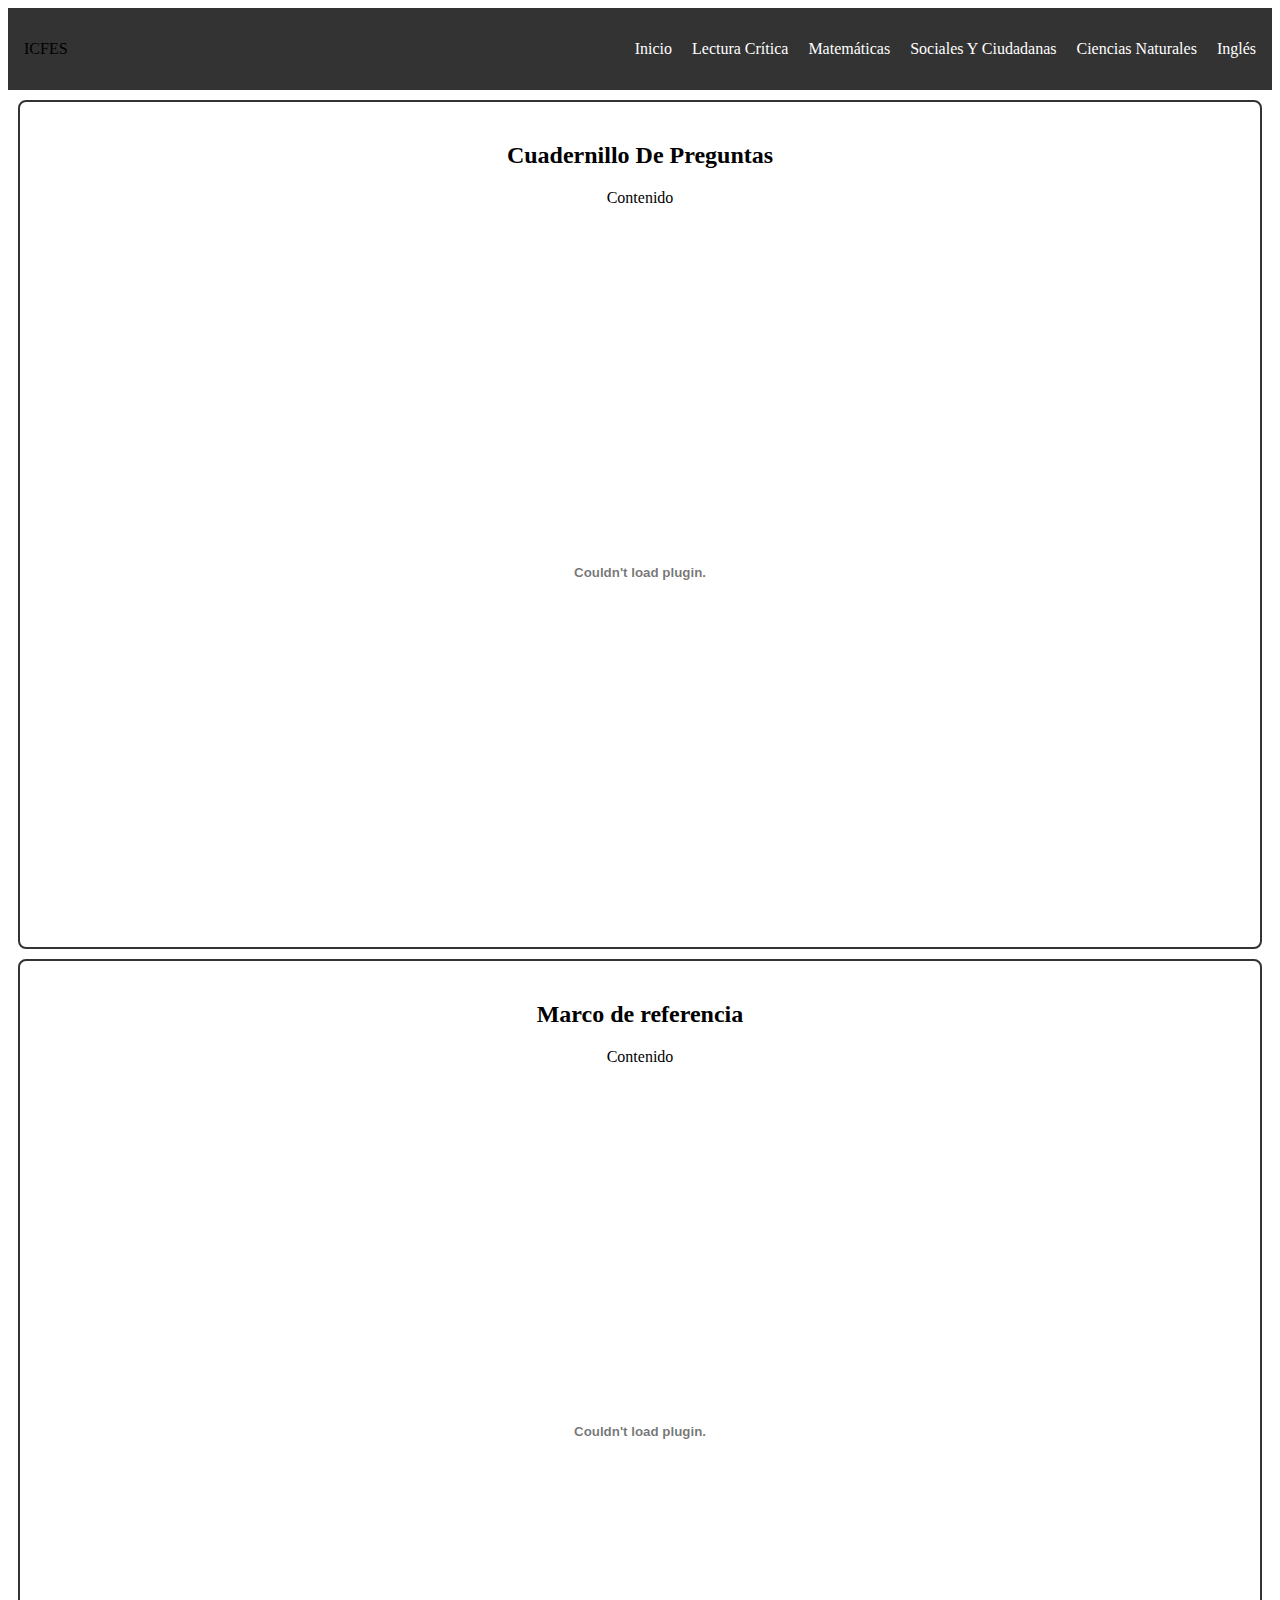
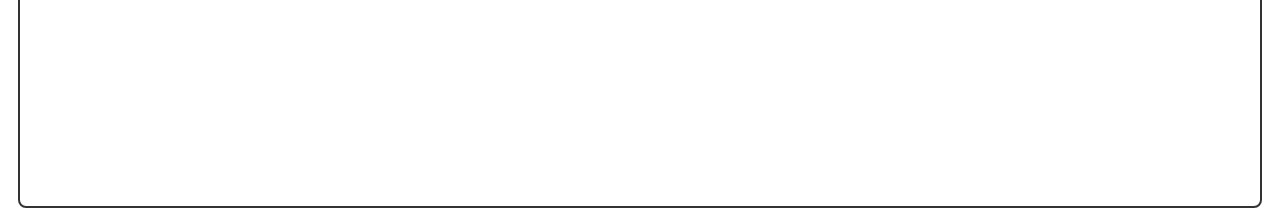
<file: Matematicas/Matematicas.html>
<!DOCTYPE html>
<html lang="en">
<head>
    <meta charset="UTF-8">
    <meta name="viewport" content="width=device-width, initial-scale=1.0">
    <title>ICFES</title>
    <style>
        h1, h2, h3, h4, h5, p {
            text-align: center;
        }

        .mi-contenedor {
            border: 2px solid #333; /* Grosor, estilo (sólido) y color */
            padding: 20px;          /* Espacio entre el borde y el texto */
            margin: 10px;           /* Espacio por fuera del borde */
            border-radius: 8px;     /* Opcional: bordes redondeados */
        }

        .navbar {
            display: flex;
            justify-content: space-between; /* Separa el logo de los enlaces */
            align-items: center;
            background-color: #333;
            padding: 1rem;
        }

        .nav-links {
            display: flex;
            list-style: none; /* Quita los puntos de la lista */
        }

        .nav-links li {
            margin-left: 20px;
        }

        .nav-links a {
            color: white;
            text-decoration: none; /* Quita el subrayado */
        }
    </style>
</head>
<body>
    <nav class="navbar">
        <div class="logo">ICFES</div>
        <ul class="nav-links">
            <li><a href="../index.html">Inicio</a></li>
            <li><a href="../LecturaCritica/LecturaCritica.html">Lectura Crítica</a></li>
            <li><a href="../Matematicas/Matematicas.html">Matemáticas</a></li>
            <li><a href="../SocialesCiudadanas/SocialesCiudadanas.html">Sociales Y Ciudadanas</a></li>
            <li><a href="../Naturales/Naturales.html">Ciencias Naturales</a></li>
            <li><a href="../Ingles/Ingles.html">Inglés</a></li>
        </ul>
    </nav>

    <div class="mi-contenedor">
        <h2>Cuadernillo De Preguntas</h2>
        <p>Contenido</p>

        <object data="04_PRACTICA_MATEMATICAS.pdf" type="application/pdf" width="100%" height="700px"></object>
    </div>

    <div class="mi-contenedor">
        <h2>Marco de referencia</h2>
        <p>Contenido</p>

        <object data="04_MARCO_MATEMATICAS.pdf" type="application/pdf" width="100%" height="700px"></object>
    </div>
</body>
</html>
</file>
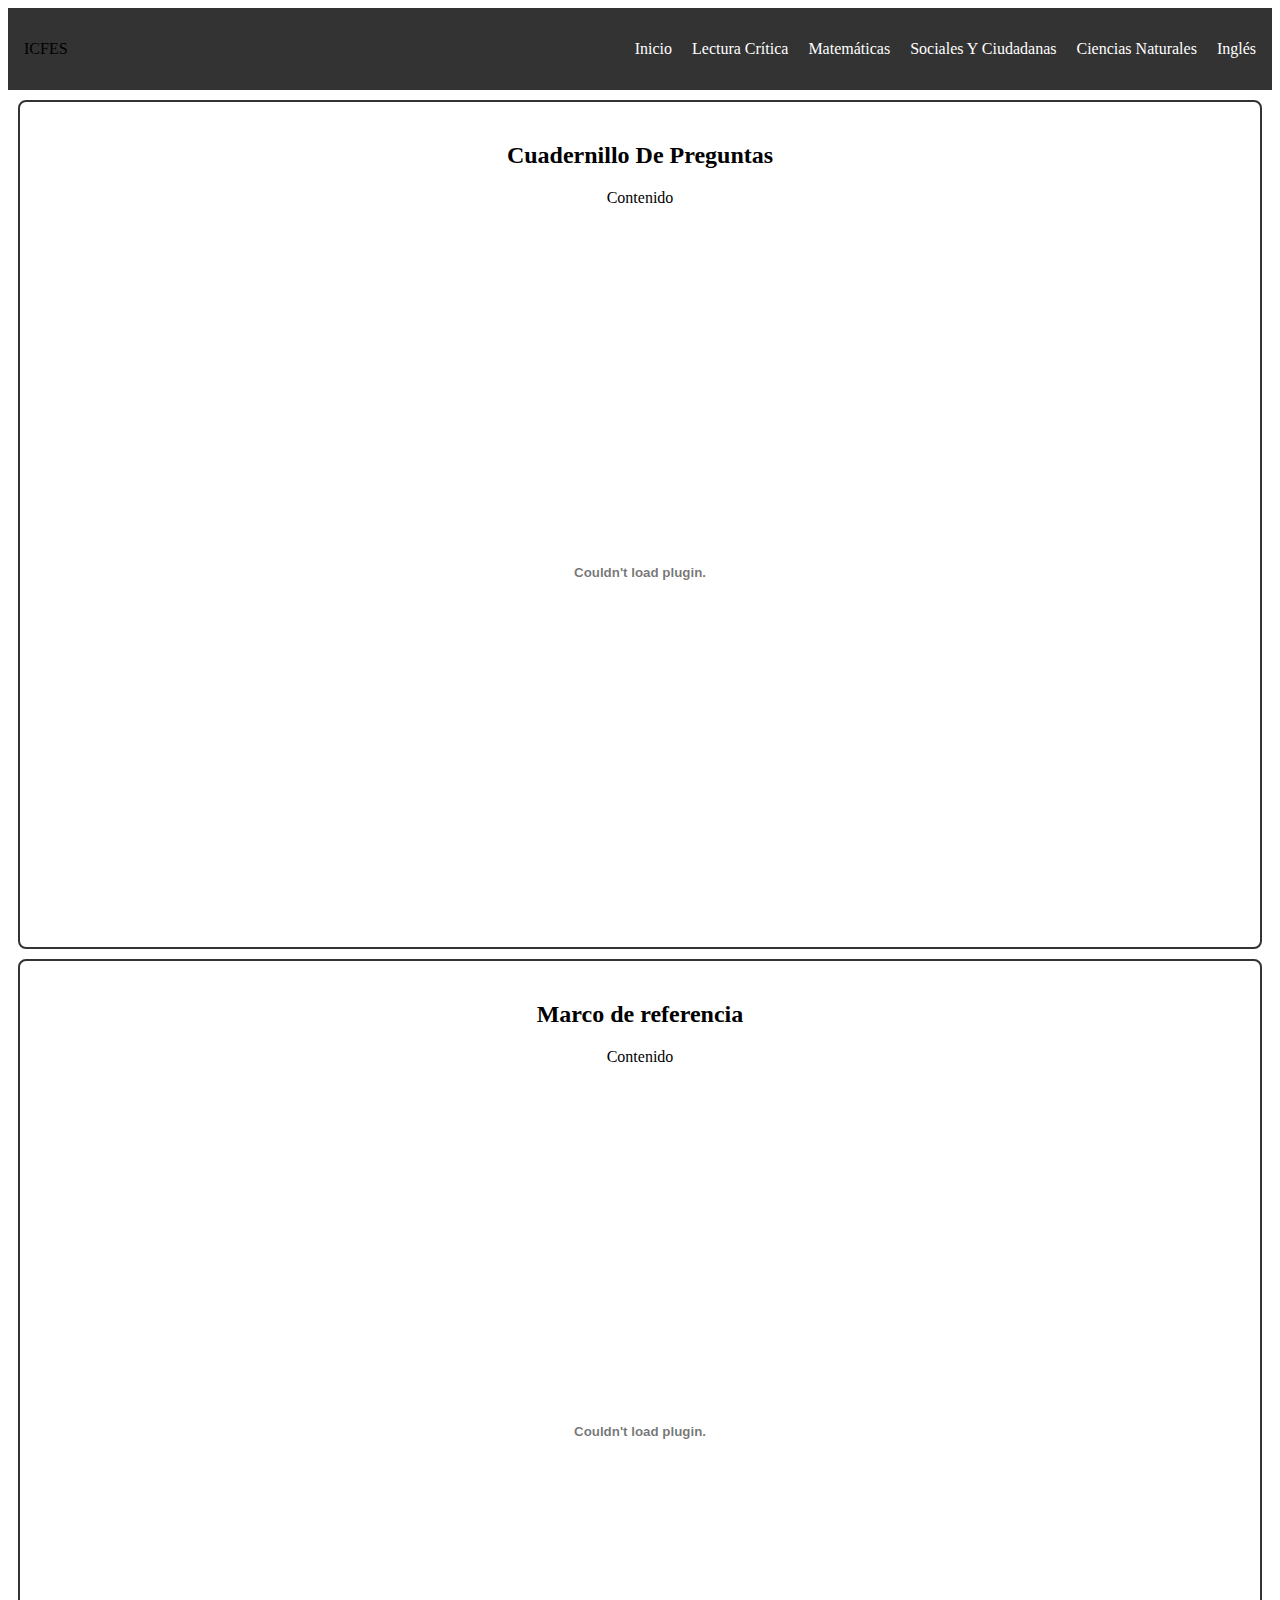
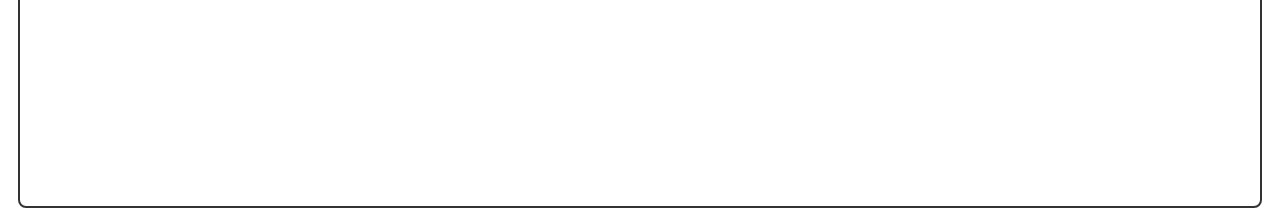
<file: Naturales/Naturales.html>
<!DOCTYPE html>
<html lang="en">
<head>
    <meta charset="UTF-8">
    <meta name="viewport" content="width=device-width, initial-scale=1.0">
    <title>ICFES</title>
    <style>
        h1, h2, h3, h4, h5, p {
            text-align: center;
        }

        .mi-contenedor {
            border: 2px solid #333; /* Grosor, estilo (sólido) y color */
            padding: 20px;          /* Espacio entre el borde y el texto */
            margin: 10px;           /* Espacio por fuera del borde */
            border-radius: 8px;     /* Opcional: bordes redondeados */
        }

        .navbar {
            display: flex;
            justify-content: space-between; /* Separa el logo de los enlaces */
            align-items: center;
            background-color: #333;
            padding: 1rem;
        }

        .nav-links {
            display: flex;
            list-style: none; /* Quita los puntos de la lista */
        }

        .nav-links li {
            margin-left: 20px;
        }

        .nav-links a {
            color: white;
            text-decoration: none; /* Quita el subrayado */
        }
    </style>
</head>
<body>
    <nav class="navbar">
        <div class="logo">ICFES</div>
        <ul class="nav-links">
            <li><a href="../index.html">Inicio</a></li>
            <li><a href="../LecturaCritica/LecturaCritica.html">Lectura Crítica</a></li>
            <li><a href="../Matematicas/Matematicas.html">Matemáticas</a></li>
            <li><a href="../SocialesCiudadanas/SocialesCiudadanas.html">Sociales Y Ciudadanas</a></li>
            <li><a href="../Naturales/Naturales.html">Ciencias Naturales</a></li>
            <li><a href="../Ingles/Ingles.html">Inglés</a></li>
        </ul>
    </nav>

    <div class="mi-contenedor">
        <h2>Cuadernillo De Preguntas</h2>
        <p>Contenido</p>

        <object data="22-diciembre-cuadernillo-de-preguntas-ciencias-naturales-saber-11-2025.pdf" type="application/pdf" width="100%" height="700px"></object>
    </div>

    <div class="mi-contenedor">
        <h2>Marco de referencia</h2>
        <p>Contenido</p>

        <object data="08_MARCO_CIENCIAS.pdf" type="application/pdf" width="100%" height="700px"></object>
    </div>
</body>
</html>
</file>
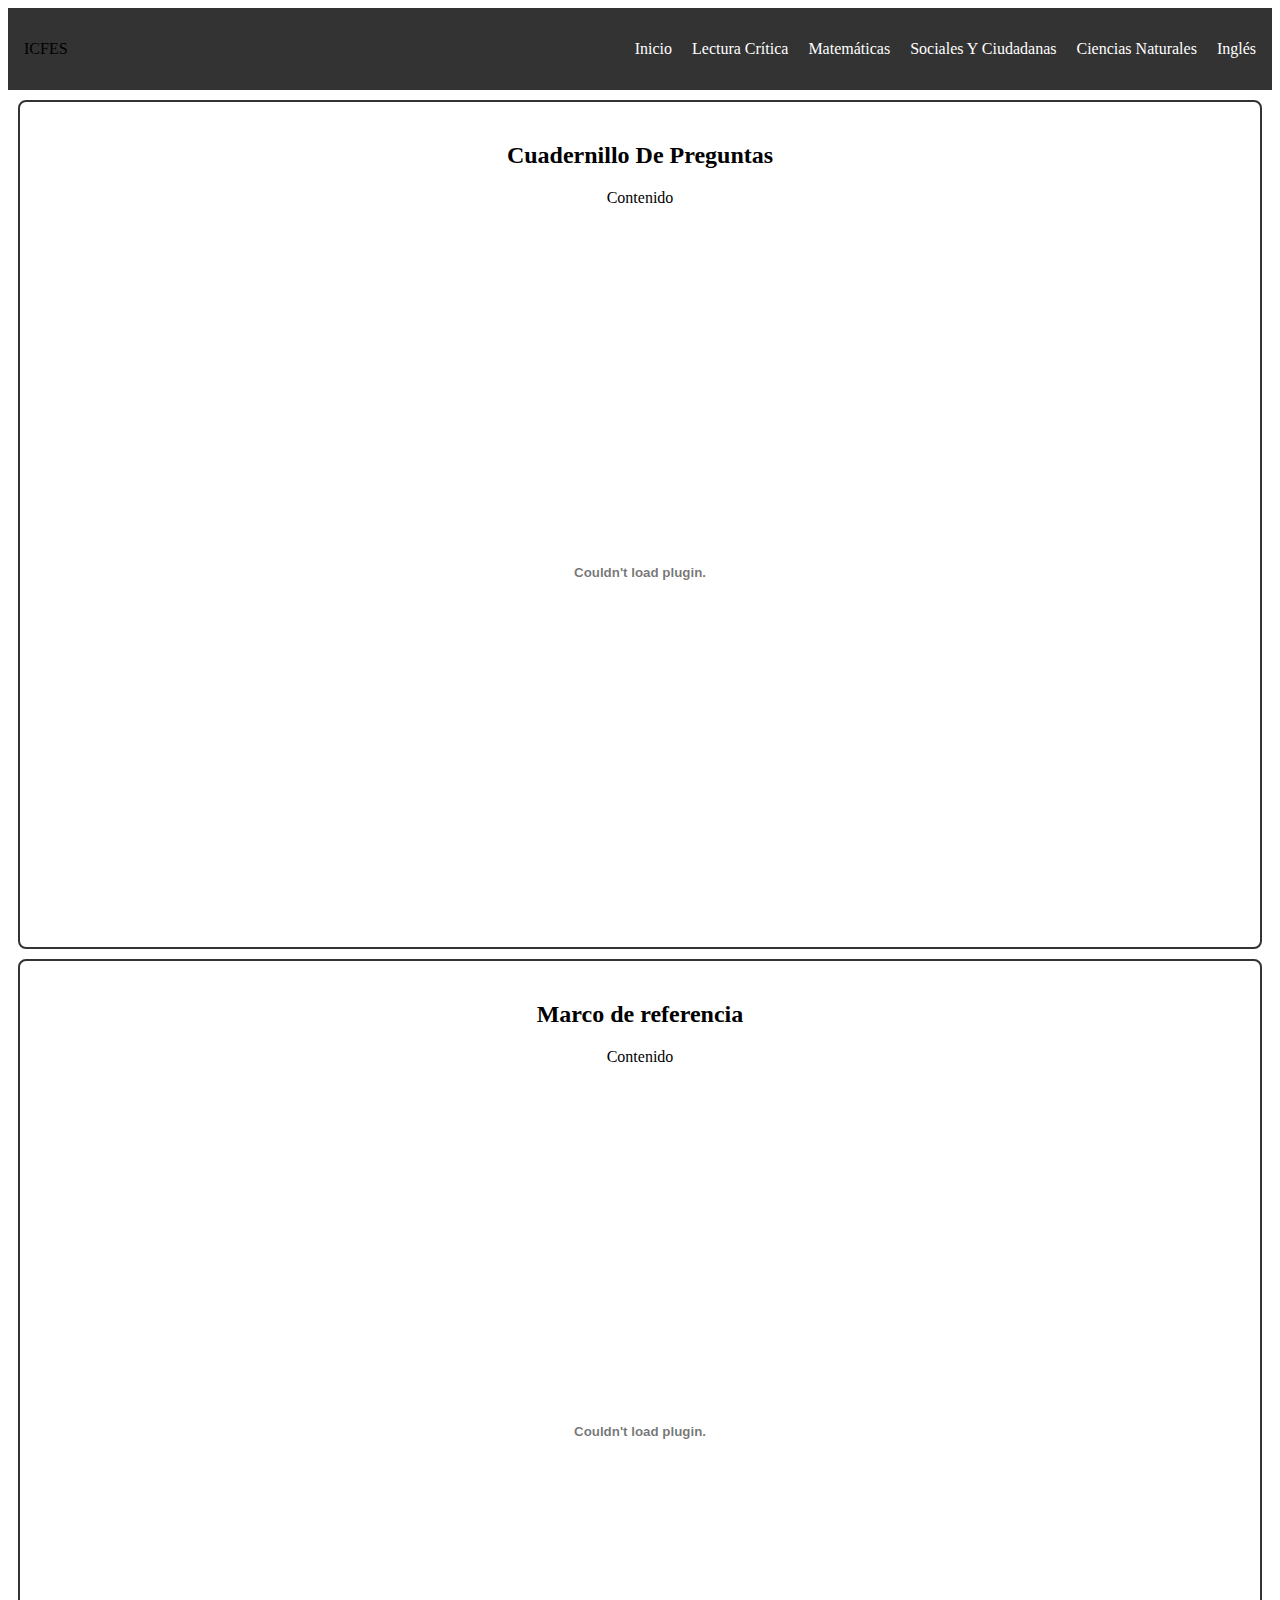
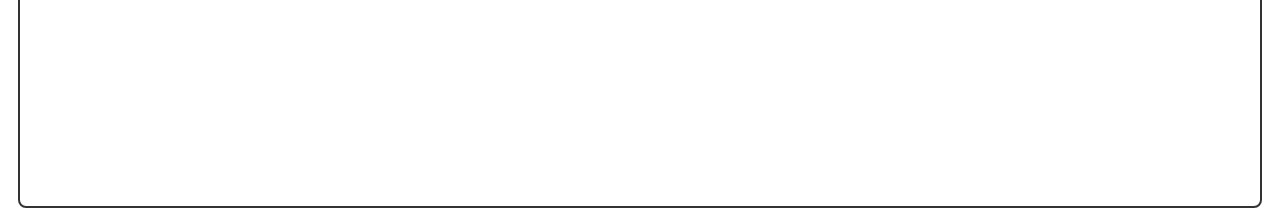
<file: SocialesCiudadanas/SocialesCiudadanas.html>
<!DOCTYPE html>
<html lang="en">
<head>
    <meta charset="UTF-8">
    <meta name="viewport" content="width=device-width, initial-scale=1.0">
    <title>ICFES</title>
    <style>
        h1, h2, h3, h4, h5, p {
            text-align: center;
        }

        .mi-contenedor {
            border: 2px solid #333; /* Grosor, estilo (sólido) y color */
            padding: 20px;          /* Espacio entre el borde y el texto */
            margin: 10px;           /* Espacio por fuera del borde */
            border-radius: 8px;     /* Opcional: bordes redondeados */
        }

        .navbar {
            display: flex;
            justify-content: space-between; /* Separa el logo de los enlaces */
            align-items: center;
            background-color: #333;
            padding: 1rem;
        }

        .nav-links {
            display: flex;
            list-style: none; /* Quita los puntos de la lista */
        }

        .nav-links li {
            margin-left: 20px;
        }

        .nav-links a {
            color: white;
            text-decoration: none; /* Quita el subrayado */
        }
    </style>
</head>
<body>
    <nav class="navbar">
        <div class="logo">ICFES</div>
        <ul class="nav-links">
            <li><a href="../index.html">Inicio</a></li>
            <li><a href="../LecturaCritica/LecturaCritica.html">Lectura Crítica</a></li>
            <li><a href="../Matematicas/Matematicas.html">Matemáticas</a></li>
            <li><a href="../SocialesCiudadanas/SocialesCiudadanas.html">Sociales Y Ciudadanas</a></li>
            <li><a href="../Naturales/Naturales.html">Ciencias Naturales</a></li>
            <li><a href="../Ingles/Ingles.html">Inglés</a></li>
        </ul>
    </nav>

    <div class="mi-contenedor">
        <h2>Cuadernillo De Preguntas</h2>
        <p>Contenido</p>

        <object data="06_PRACTICA_SOCIALES.pdf" type="application/pdf" width="100%" height="700px"></object>
    </div>

    <div class="mi-contenedor">
        <h2>Marco de referencia</h2>
        <p>Contenido</p>

        <object data="06_MARCO_SOCIALES.pdf" type="application/pdf" width="100%" height="700px"></object>
    </div>
</body>
</html>
</file>
<file: style.css>
h1, h2, h3, h4, h5, p {
    text-align: center;
}

.mi-contenedor {
  border: 2px solid #333; /* Grosor, estilo (sólido) y color */
  padding: 20px;          /* Espacio entre el borde y el texto */
  margin: 10px;           /* Espacio por fuera del borde */
  border-radius: 8px;     /* Opcional: bordes redondeados */
}

.navbar {
  display: flex;
  justify-content: space-between; /* Separa el logo de los enlaces */
  align-items: center;
  background-color: #333;
  padding: 1rem;
}

.nav-links {
  display: flex;
  list-style: none; /* Quita los puntos de la lista */
}

.nav-links li {
  margin-left: 20px;
}

.nav-links a {
  color: white;
  text-decoration: none; /* Quita el subrayado */
}
</file>
